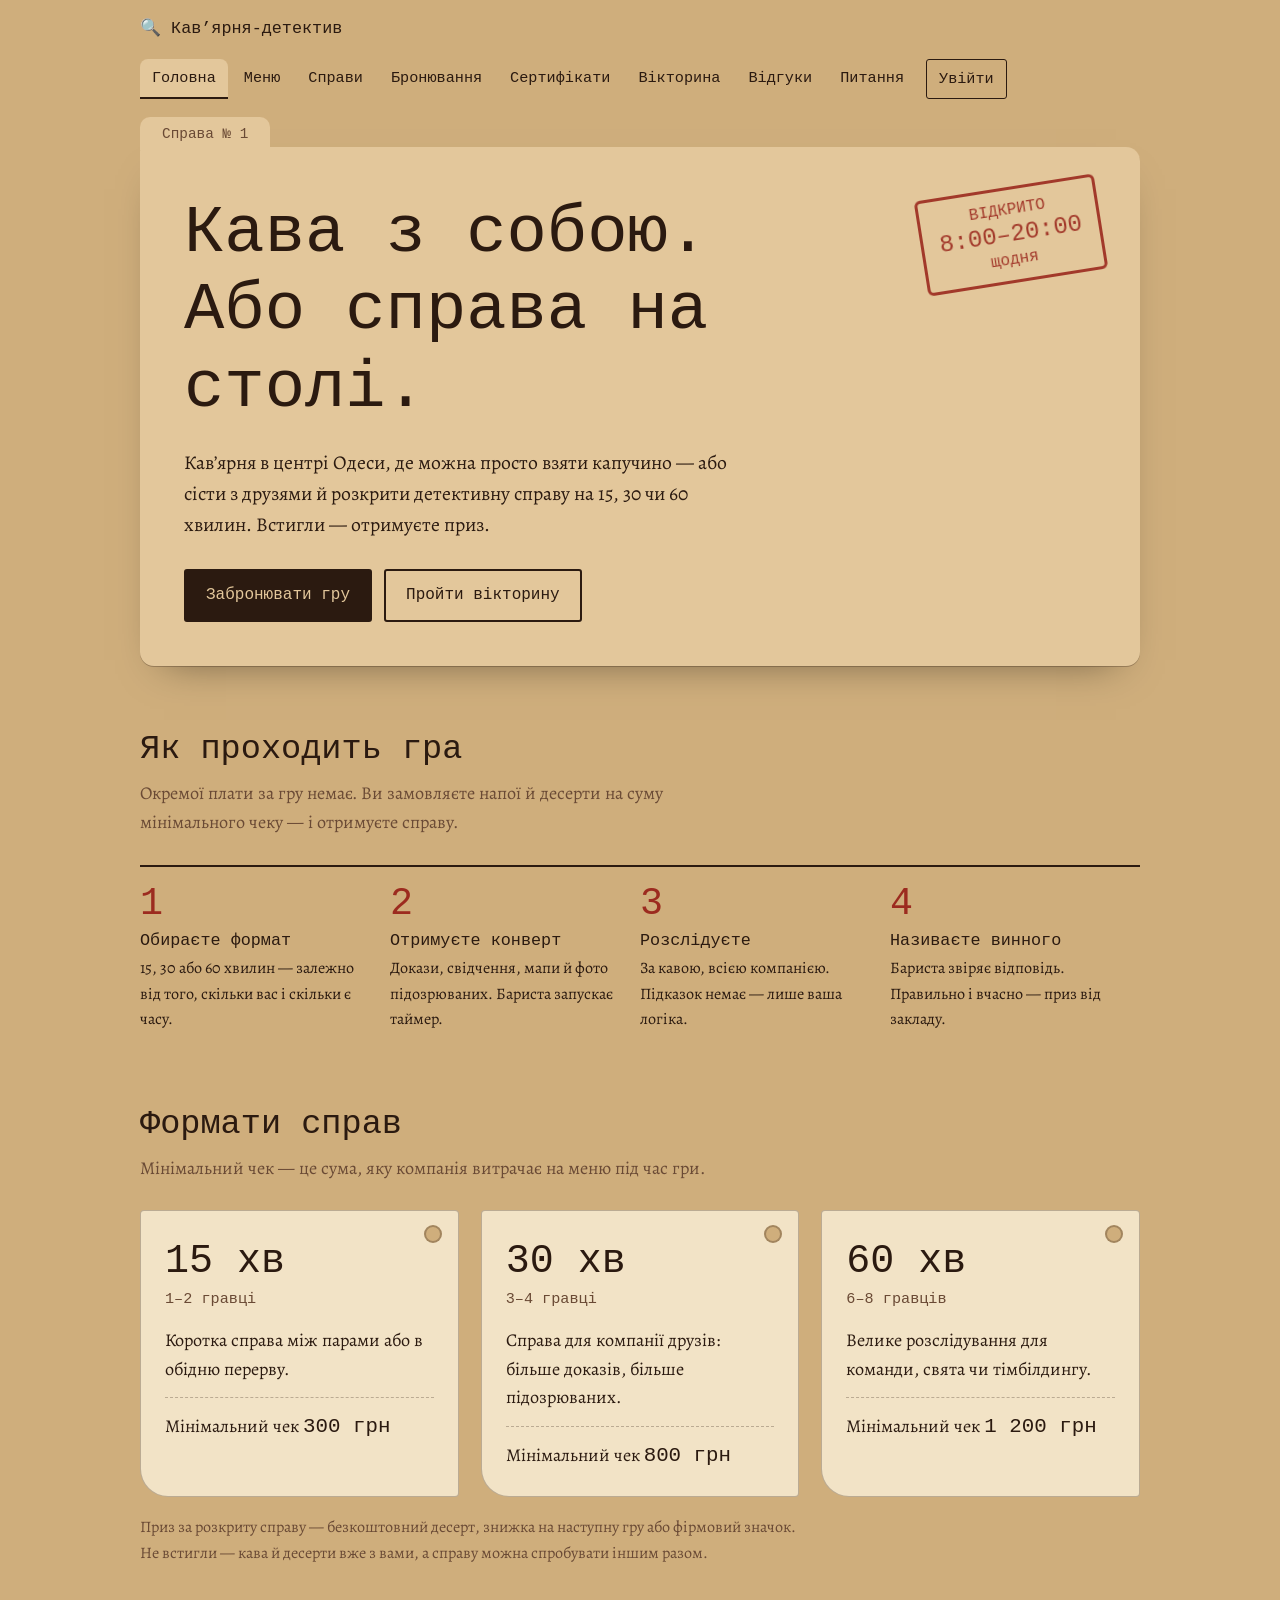
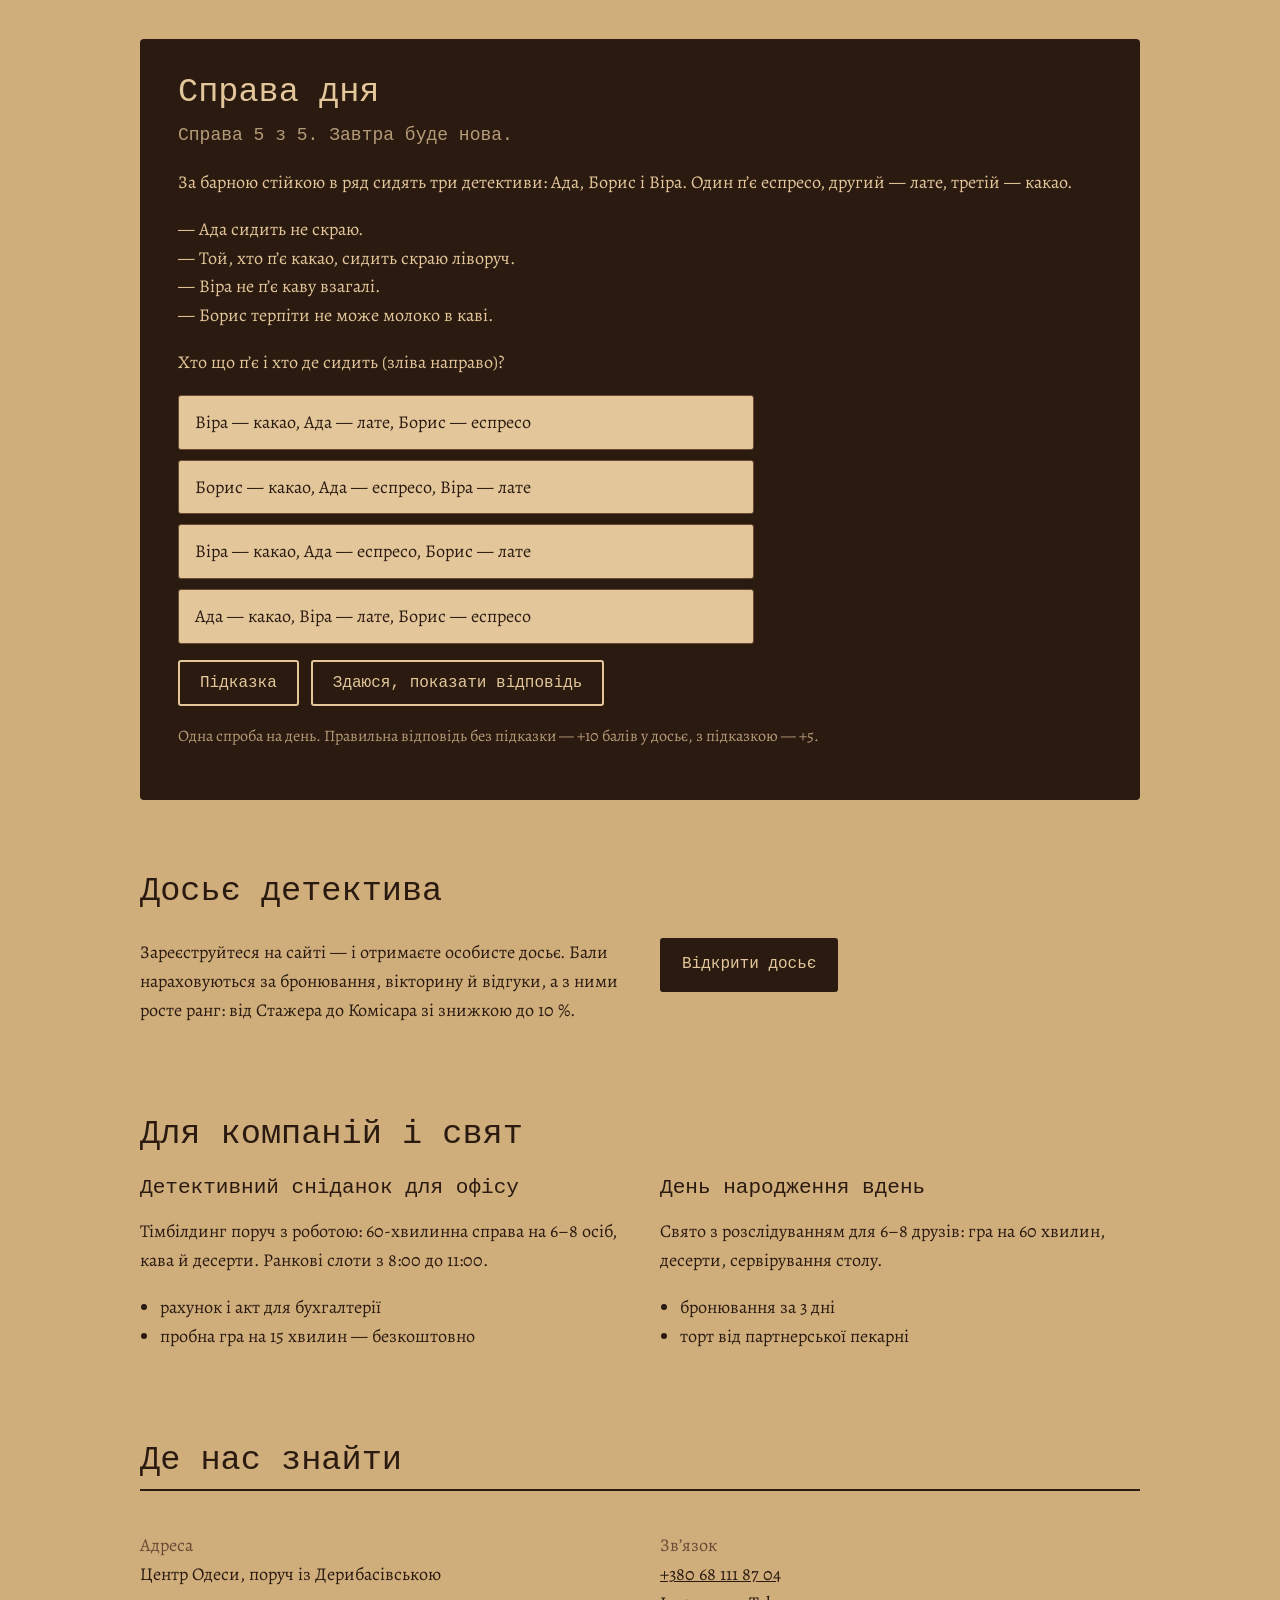
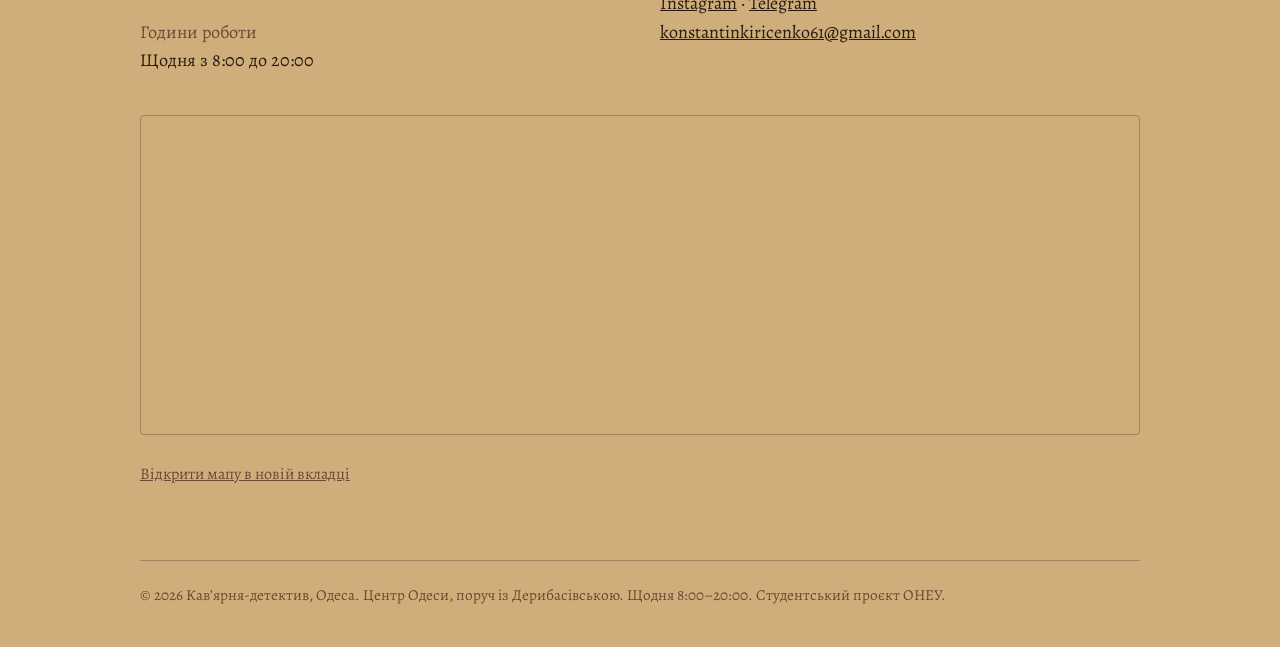
<file: index.html>
<!DOCTYPE html>
<html lang="uk">
<head>
<meta charset="utf-8">
<meta name="viewport" content="width=device-width, initial-scale=1, viewport-fit=cover">
<title>Кава з собою і детективні ігри — Кав’ярня-детектив, Одеса</title>
<meta name="description" content="Кав’ярня в центрі Одеси: кава з собою або детективна гра на 15, 30 чи 60 хвилин.">
<link rel="icon" href="data:image/svg+xml,<svg xmlns='http://www.w3.org/2000/svg' viewBox='0 0 100 100'><text y='.9em' font-size='90'>🔍</text></svg>">
<link rel="preconnect" href="https://fonts.googleapis.com">
<link rel="preconnect" href="https://fonts.gstatic.com" crossorigin>
<link href="https://fonts.googleapis.com/css2?family=PT+Mono&family=Alegreya:ital,wght@0,400;0,700;1,400&display=swap" rel="stylesheet">
<link rel="stylesheet" href="style.css">
</head>
<body>
<div class="wrap">
<header class="top" id="top"></header>
<main>

<div class="folder hero" data-tab="Справа № 1">
  <div class="stamp">ВІДКРИТО<b>8:00–20:00</b>щодня</div>
  <h1>Кава з собою. Або справа на столі.</h1>
  <p class="lead">Кав’ярня в центрі Одеси, де можна просто взяти капучино — або сісти з друзями й розкрити детективну справу на 15, 30 чи 60 хвилин. Встигли — отримуєте приз.</p>
  <div class="btns"><a class="btn main" href="bron.html">Забронювати гру</a><a class="btn" href="viktoryna.html">Пройти вікторину</a></div>
</div>
<section>
  <h2>Як проходить гра</h2>
  <p class="intro">Окремої плати за гру немає. Ви замовляєте напої й десерти на суму мінімального чеку — і отримуєте справу.</p>
  <ol class="steps">
    <li><h3>Обираєте формат</h3><p>15, 30 або 60 хвилин — залежно від того, скільки вас і скільки є часу.</p></li>
    <li><h3>Отримуєте конверт</h3><p>Докази, свідчення, мапи й фото підозрюваних. Бариста запускає таймер.</p></li>
    <li><h3>Розслідуєте</h3><p>За кавою, всією компанією. Підказок немає — лише ваша логіка.</p></li>
    <li><h3>Називаєте винного</h3><p>Бариста звіряє відповідь. Правильно і вчасно — приз від закладу.</p></li>
  </ol>
</section>
<section>
  <h2>Формати справ</h2>
  <p class="intro">Мінімальний чек — це сума, яку компанія витрачає на меню під час гри.</p>
  <div class="tags">
    <article class="tag"><h3>15 хв</h3><p class="who">1–2 гравці</p><p>Коротка справа між парами або в обідню перерву.</p><p class="min">Мінімальний чек <b>300 грн</b></p></article>
    <article class="tag"><h3>30 хв</h3><p class="who">3–4 гравці</p><p>Справа для компанії друзів: більше доказів, більше підозрюваних.</p><p class="min">Мінімальний чек <b>800 грн</b></p></article>
    <article class="tag"><h3>60 хв</h3><p class="who">6–8 гравців</p><p>Велике розслідування для команди, свята чи тімбілдингу.</p><p class="min">Мінімальний чек <b>1 200 грн</b></p></article>
  </div>
  <p class="note">Приз за розкриту справу — безкоштовний десерт, знижка на наступну гру або фірмовий значок. Не встигли — кава й десерти вже з вами, а справу можна спробувати іншим разом.</p>
</section>
<section class="dark">
  <h2>Справа дня</h2>
  <p class="muted" id="cnum" style="font-family:var(--mono);color:inherit;opacity:.75;margin:0 0 6px"></p>
  <div id="ctext"></div>
  <div class="opts" id="copts" role="group" aria-label="Варіанти відповіді"></div>
  <p class="answer" id="cres" hidden aria-live="polite"></p>
  <div class="btns" style="margin-top:16px"><button class="btn" type="button" id="hintb" aria-expanded="false">Підказка</button><button class="btn" type="button" id="reveal">Здаюся, показати відповідь</button></div>
  <p class="answer" id="hint" hidden></p>
  <p class="note" style="color:inherit;opacity:.75">Одна спроба на день. Правильна відповідь без підказки — +10 балів у досьє, з підказкою — +5.</p>
</section>
<section>
  <h2>Досьє детектива</h2>
  <div class="two">
    <p>Зареєструйтеся на сайті — і отримаєте особисте досьє. Бали нараховуються за бронювання, вікторину й відгуки, а з ними росте ранг: від Стажера до Комісара зі знижкою до 10 %.</p>
    <p><a class="btn main" href="kabinet.html">Відкрити досьє</a></p>
  </div>
</section>
<section>
  <h2>Для компаній і свят</h2>
  <div class="two" style="margin-top:22px">
    <div><h3>Детективний сніданок для офісу</h3><p>Тімбілдинг поруч з роботою: 60-хвилинна справа на 6–8 осіб, кава й десерти. Ранкові слоти з 8:00 до 11:00.</p><ul><li>рахунок і акт для бухгалтерії</li><li>пробна гра на 15 хвилин — безкоштовно</li></ul></div>
    <div><h3>День народження вдень</h3><p>Свято з розслідуванням для 6–8 друзів: гра на 60 хвилин, десерти, сервірування столу.</p><ul><li>бронювання за 3 дні</li><li>торт від партнерської пекарні</li></ul></div>
  </div>
</section>
<section>
  <h2>Де нас знайти</h2>
  <div class="two" style="border-top:2px solid var(--ink);padding-top:22px">
    <p><span class="muted">Адреса</span><br><span data-cfg="address"></span><br><br><span class="muted">Години роботи</span><br>Щодня з 8:00 до 20:00</p>
    <p><span class="muted">Зв’язок</span><br><a data-cfg="phone" href="#"></a><br><a data-cfg="instagram" href="#">Instagram</a> · <a data-cfg="telegram" href="#">Telegram</a><br><a data-cfg="email" href="#"></a></p>
  </div>
<iframe title="Мапа: центр Одеси, район Дерибасівської" loading="lazy" style="width:100%;height:320px;border:1px solid var(--line);border-radius:4px;margin-top:22px"
   src="https://www.openstreetmap.org/export/embed.html?bbox=30.7266%2C46.4816%2C30.7386%2C46.4876&amp;layer=mapnik&amp;marker=46.4846%2C30.7326"></iframe>
  <p class="note"><a href="https://www.openstreetmap.org/?mlat=46.4846&amp;mlon=30.7326#map=17/46.4846/30.7326">Відкрити мапу в новій вкладці</a></p>
</section>
</main>
<footer id="foot"></footer>
</div>
<script src="app.js"></script>
<script>
const CASES=[
{t:`<p>О 9:00 з каси зникли 500 грн. У залі були троє: бариста Олег, кур’єрка Ніна і постійний гість Тарас. Кожен сказав по два твердження — і в кожного <b>одне правдиве, а друге хибне</b>.</p>
<p>Олег: «Я не брав. Гроші взяла Ніна».<br>Ніна: «Я не брала. Тарас теж не брав».<br>Тарас: «Я не брав. Олег теж не брав».</p><p>Хто взяв гроші?</p>`,
h:'Перевірте кожного підозрюваного по черзі: якщо він винен, чи буде в усіх трьох рівно по одній правді?',
a:'Тарас. Якщо винен Олег — обидва його твердження хибні; якщо Ніна — обидва твердження Олега правдиві. Лише з Тарасом у кожного виходить одна правда й одна неправда.'},
{t:`<p>Чизкейк «Доказ» зник із вітрини. Вітрина замикається, ключ висить за барною стійкою. Відомо таке:</p>
<p>— о 14:00 чизкейк був на місці, а о 14:22 гостя хотіла його замовити — його вже не було;<br>— бариста Лія з 14:00 до 14:20 без перерви готувала каву для черги, це бачили шестеро гостей;<br>— прибиральник Гнат прийшов на зміну о 14:25, що записано в журналі;<br>— постачальниця Зоя о 14:10 привезла молоко й заносила його за стійку;<br>— гість Павло весь час сидів біля вікна і до стійки не підходив.</p><p>Хто взяв чизкейк?</p>`,
h:'Потрібні дві речі одночасно: бути в кав’ярні між 14:00 і 14:22 та мати доступ до ключа за стійкою.',
a:'Зоя. Гнат прийшов уже після зникнення, Лія була на очах у черги, Павло не підходив до стійки. Лише Зоя була за стійкою біля ключа в потрібний час.'},
{t:`<p>На серветці підозрюваний залишив шифр від сейфа з чотирьох цифр:</p>
<p>«Перша цифра — скільки еспресо в одному допіо.<br>Друга — на три більша за першу.<br>Третя — сума перших двох.<br>Четверта — тривалість нашої найкоротшої гри у хвилинах, поділена на третю цифру… ні, на три».</p><p>Який код?</p>`,
h:'Допіо — це подвійний еспресо, а найкоротша гра триває 15 хвилин.',
a:'2575. Допіо — 2 еспресо; 2 + 3 = 5; 2 + 5 = 7; 15 : 3 = 5.'},
{t:`<p>Гість запевняє: «Я сиджу тут із самого відкриття, з 8:00, читаю газету і нікуди не виходив. Тож о 9:30 мене не могло бути біля пограбованого кіоску».</p>
<p>Зараз 10:30. Перед ним — чашка американо, над якою ще здіймається пара. У касі на його стіл пробито лише один чек: американо, 8:02. Бариста каже, що більше нічого йому не готував.</p><p>Чому детектив не вірить гостеві?</p>`,
h:'Подумайте, що стається з кавою, яка стоїть на столі дві з половиною години.',
a:'Американо, зварений о 8:02, до 10:30 давно б охолов. Гаряча чашка означає, що каву він приніс нещодавно з іншого місця — отже, виходив, і алібі руйнується.'},
{t:`<p>За барною стійкою в ряд сидять три детективи: Ада, Борис і Віра. Один п’є еспресо, другий — лате, третій — какао.</p>
<p>— Ада сидить не скраю.<br>— Той, хто п’є какао, сидить скраю ліворуч.<br>— Віра не п’є каву взагалі.<br>— Борис терпіти не може молоко в каві.</p><p>Хто що п’є і хто де сидить (зліва направо)?</p>`,
h:'Почніть із того, хто може пити какао, — і одразу дізнаєтеся, хто сидить ліворуч.',
a:'Зліва направо: Віра (какао), Ада (лате), Борис (еспресо). Віра не п’є каву — отже, какао в неї, і вона ліворуч. Ада посередині, тож Борис праворуч; він без молока — еспресо, Аді лишається лате.'}];
const OPTS=[[['Олег','Ніна','Тарас'],2],[['Лія','Зоя','Гнат','Павло'],1],[['2475','2575','2565','1454'],1],
[['Газета, яку він читає, вчорашня','Кава в його чашці досі гаряча','Кав’ярня відчиняється лише о 9:00','Бариста його взагалі не бачив'],1],
[['Віра — какао, Ада — лате, Борис — еспресо','Борис — какао, Ада — еспресо, Віра — лате','Віра — какао, Ада — еспресо, Борис — лате','Ада — какао, Віра — лате, Борис — еспресо'],0]];
const day=Math.floor((Date.now()-new Date(new Date().getFullYear(),0,0))/864e5),ci=day%CASES.length,c=CASES[ci];
const $=id=>document.getElementById(id),today=todayISO(),u=Auth.current();
$('cnum').textContent=`Справа ${ci+1} з ${CASES.length}. Завтра буде нова.`;$('ctext').innerHTML=c.t;$('hint').textContent='Підказка: '+c.h;
let hinted=false;
const getState=()=>u?((Auth.current().daily||{})[today]||null):(DB.get('guest_daily',{})[today]||null);
function saveState(st){if(u){const cu=Auth.current();cu.daily=cu.daily||{};cu.daily[today]=st;if(st.pts)cu.points+=st.pts;Auth.save(cu)}else{const g=DB.get('guest_daily',{});g[today]=st;DB.set('guest_daily',g)}}
function finish(st,fresh){[...$('copts').children].forEach((x,j)=>{x.disabled=true;if(j===OPTS[ci][1])x.classList.add('right');if(st.pick===j&&!st.ok)x.classList.add('wrong')});
  $('hintb').disabled=true;$('reveal').disabled=true;const r=$('cres');r.hidden=false;
  let msg=st.ok?'Справу розкрито! ':(st.pick<0?'Справу закрито без розгадки. ':'Цього разу не вгадали. ');
  if(st.ok)msg+=u?`+${st.pts} балів у досьє. `:'Увійдіть у кабінет, щоб отримувати бали за справи. ';
  r.textContent=msg+c.a+(fresh?'':' (Сьогоднішню спробу вже використано.)')}
OPTS[ci][0].forEach((t,j)=>{const b=document.createElement('button');b.type='button';b.textContent=t;
  b.onclick=()=>{const ok=j===OPTS[ci][1],st={ci,pick:j,ok,pts:ok&&u?(hinted?5:10):0};saveState(st);finish(st,true)};$('copts').appendChild(b)});
$('hintb').onclick=()=>{hinted=true;$('hint').hidden=false;$('hintb').disabled=true;$('hintb').setAttribute('aria-expanded','true')};
$('reveal').onclick=()=>{const st={ci,pick:-1,ok:false,pts:0};saveState(st);finish(st,true)};
const prev=getState();if(prev&&prev.ci===ci)finish(prev,false);
</script>
</body>
</html>
</file>
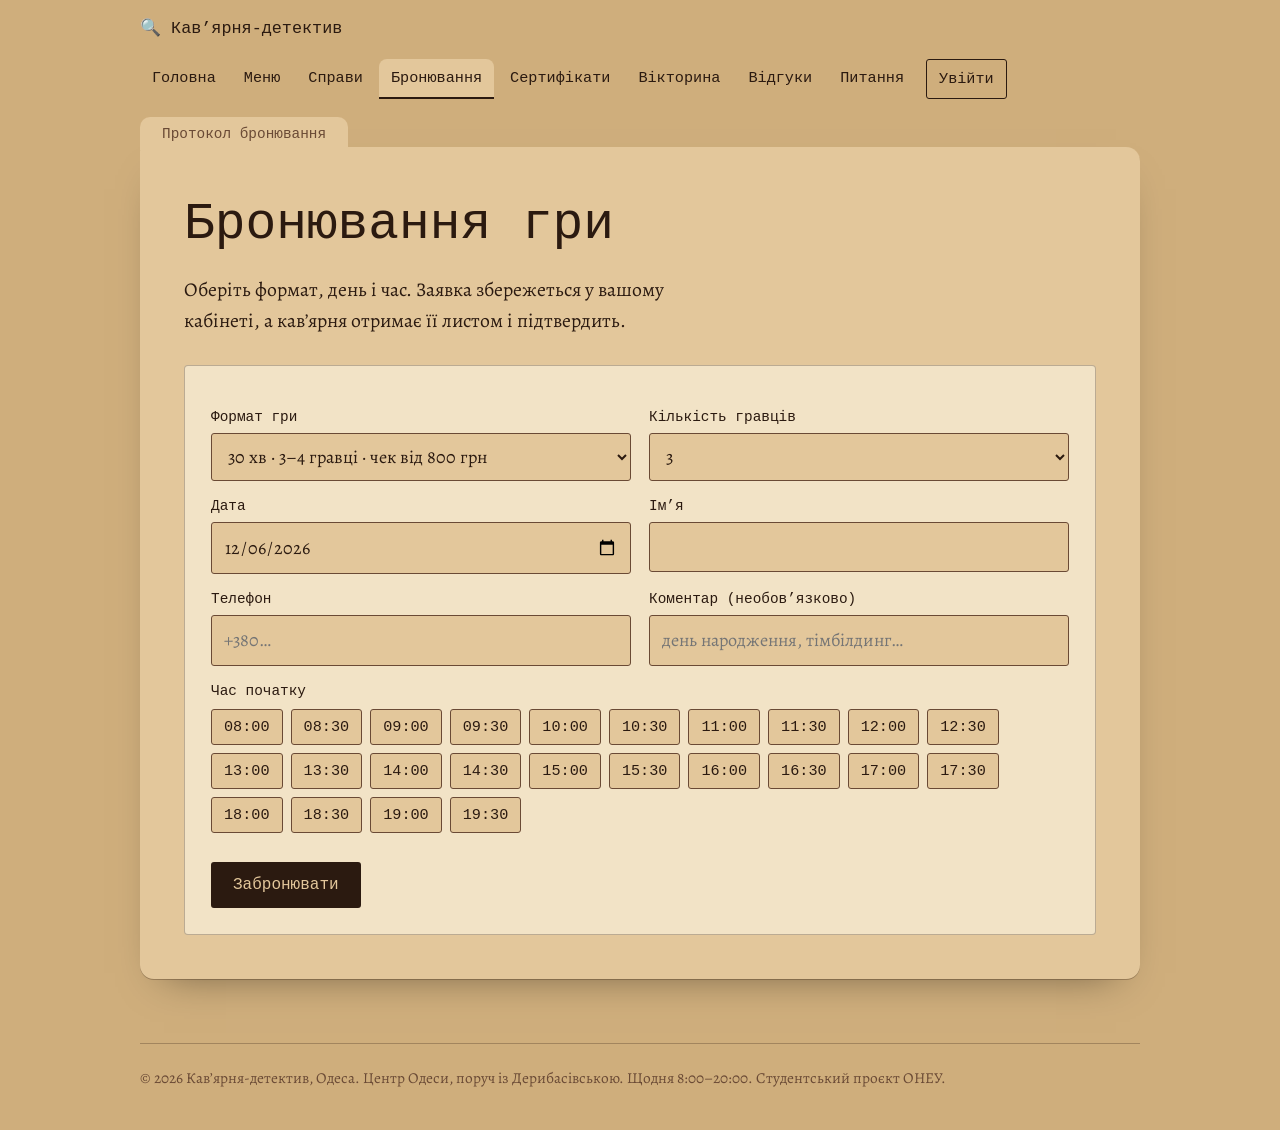
<file: bron.html>
<!DOCTYPE html>
<html lang="uk">
<head>
<meta charset="utf-8">
<meta name="viewport" content="width=device-width, initial-scale=1, viewport-fit=cover">
<title>Бронювання гри — Кав’ярня-детектив, Одеса</title>
<meta name="description" content="Забронюйте стіл для детективної гри на 15, 30 або 60 хвилин.">
<link rel="icon" href="data:image/svg+xml,<svg xmlns='http://www.w3.org/2000/svg' viewBox='0 0 100 100'><text y='.9em' font-size='90'>🔍</text></svg>">
<link rel="preconnect" href="https://fonts.googleapis.com">
<link rel="preconnect" href="https://fonts.gstatic.com" crossorigin>
<link href="https://fonts.googleapis.com/css2?family=PT+Mono&family=Alegreya:ital,wght@0,400;0,700;1,400&display=swap" rel="stylesheet">
<link rel="stylesheet" href="style.css">
</head>
<body>
<div class="wrap">
<header class="top" id="top"></header>
<main>

<div class="folder" data-tab="Протокол бронювання">
  <h1>Бронювання гри</h1>
  <p class="lead">Оберіть формат, день і час. Заявка збережеться у вашому кабінеті, а кав’ярня отримає її листом і підтвердить.</p>
  <form class="card" id="bform" novalidate>
    <div class="grid2">
      <div><label for="fmt">Формат гри</label>
        <select id="fmt"><option value="15">15 хв · 1–2 гравці · чек від 300 грн</option><option value="30" selected>30 хв · 3–4 гравці · чек від 800 грн</option><option value="60">60 хв · 6–8 гравців · чек від 1 200 грн</option></select></div>
      <div><label for="ppl">Кількість гравців</label><select id="ppl"></select></div>
      <div><label for="date">Дата</label><input type="date" id="date" required></div>
      <div><label for="bname">Ім’я</label><input id="bname" autocomplete="name" required></div>
      <div><label for="bphone">Телефон</label><input id="bphone" type="tel" autocomplete="tel" placeholder="+380…" required></div>
      <div><label for="bnote">Коментар (необов’язково)</label><input id="bnote" placeholder="день народження, тімбілдинг…"></div>
    </div>
    <label id="slab">Час початку</label>
    <div class="slots" id="slots" role="group" aria-labelledby="slab"></div>
    <p class="err" id="berr" role="alert"></p>
    <button class="btn main" type="submit">Забронювати</button>
  </form>
  <div class="card" id="bdone" hidden>
    <h2>Заявку збережено</h2>
    <p id="bsum"></p>
    <p>Залишилося надіслати її кав’ярні: відкриється ваша пошта з готовим листом — просто натисніть «Надіслати».</p>
    <div class="btns"><a class="btn main" id="bmail" href="#">Надіслати заявку листом</a><a class="btn" href="kabinet.html">Мої бронювання</a></div>
    <p class="note" id="bpts"></p>
  </div>
</div>
</main>
<footer id="foot"></footer>
</div>
<script src="app.js"></script>
<script>
const F={15:[1,2,300],30:[3,4,800],60:[6,8,1200]};
const $=id=>document.getElementById(id);
const u=Auth.current(); if(u){$('bname').value=u.name}
const today=new Date(); const iso=d=>new Date(d.getTime()-d.getTimezoneOffset()*6e4).toISOString().slice(0,10);
$('date').min=iso(today); const mx=new Date(today); mx.setDate(mx.getDate()+30); $('date').max=iso(mx);
const tm=new Date(today); tm.setDate(tm.getDate()+1); $('date').value=iso(tm);
let slot=null;
function ppl(){const [a,b]=F[$('fmt').value];$('ppl').innerHTML='';for(let i=a;i<=b;i++)$('ppl').innerHTML+=`<option>${i}</option>`}
function slots(){
  slot=null;const d=$('date').value,dur=+$('fmt').value,taken=DB.get('bookings',[]).filter(b=>b.date===d&&b.status!=='cancelled');
  const now=new Date(),box=$('slots');box.innerHTML='';
  for(let h=8;h<20;h++){for(const m of [0,30]){
    const start=h*60+m; if(start+dur>20*60)continue;
    const t=String(h).padStart(2,'0')+':'+String(m).padStart(2,'0');
    // 4 ігрові столи: слот зайнятий, якщо на цей час уже є 4 бронювання
    const busy=taken.filter(b=>{const [bh,bm]=b.time.split(':').map(Number),bs=bh*60+bm;return start<bs+ +b.fmt&&bs<start+dur}).length>=4;
    const past=d===iso(now)&&start<=now.getHours()*60+now.getMinutes();
    const bt=document.createElement('button');bt.type='button';bt.textContent=t;bt.disabled=busy||past;bt.setAttribute('aria-pressed','false');
    bt.onclick=()=>{slot=t;box.querySelectorAll('button').forEach(x=>x.setAttribute('aria-pressed',x===bt))};
    box.appendChild(bt)}}
}
$('fmt').onchange=()=>{ppl();slots()}; $('date').onchange=slots; ppl(); slots();
$('bform').onsubmit=e=>{e.preventDefault();const err=$('berr');err.textContent='';
  const name=$('bname').value.trim(),phone=$('bphone').value.trim(),d=$('date').value;
  if(!d||d<$('date').min||d>$('date').max){err.textContent='Оберіть дату в межах найближчих 30 днів.';return}
  if(!slot){err.textContent='Оберіть час початку гри.';return}
  if(name.length<2){err.textContent='Вкажіть ім’я.';return}
  if(phone.replace(/\D/g,'').length<10){err.textContent='Вкажіть номер телефону, щоб ми могли підтвердити бронювання.';return}
  const fmt=$('fmt').value,b={id:'B'+Date.now().toString(36).toUpperCase(),fmt,ppl:$('ppl').value,date:d,time:slot,name,phone,note:$('bnote').value.trim(),
    user:u?u.email:null,status:'new',min:F[fmt][2]};
  const all=DB.get('bookings',[]);all.push(b);DB.set('bookings',all);
  const txt=`Бронювання ${b.id}\nФормат: ${fmt} хв\nГравців: ${b.ppl}\nДата: ${fmtDate(d)}\nЧас: ${slot}\nІм’я: ${name}\nТелефон: ${phone}\nКоментар: ${b.note||'—'}\nМінімальний чек: ${b.min} грн`;
  $('bmail').href='mailto:'+CONFIG.email+'?subject='+encodeURIComponent('Бронювання гри '+fmtDate(d)+' '+slot)+'&body='+encodeURIComponent(txt);
  $('bsum').textContent=`№ ${b.id}: гра на ${fmt} хв, ${b.ppl} грав., ${fmtDate(d)} о ${slot}. Мінімальний чек — ${b.min} грн.`;
  if(u){Auth.addPoints(30);$('bpts').textContent='+30 балів у ваше досьє детектива.'}
  else $('bpts').innerHTML='Щоб бачити бронювання в кабінеті й отримувати бали, <a href="kabinet.html">зареєструйтеся</a>.';
  $('bform').hidden=true;$('bdone').hidden=false;$('bdone').scrollIntoView({block:'center'});
};
</script>
</body>
</html>
</file>
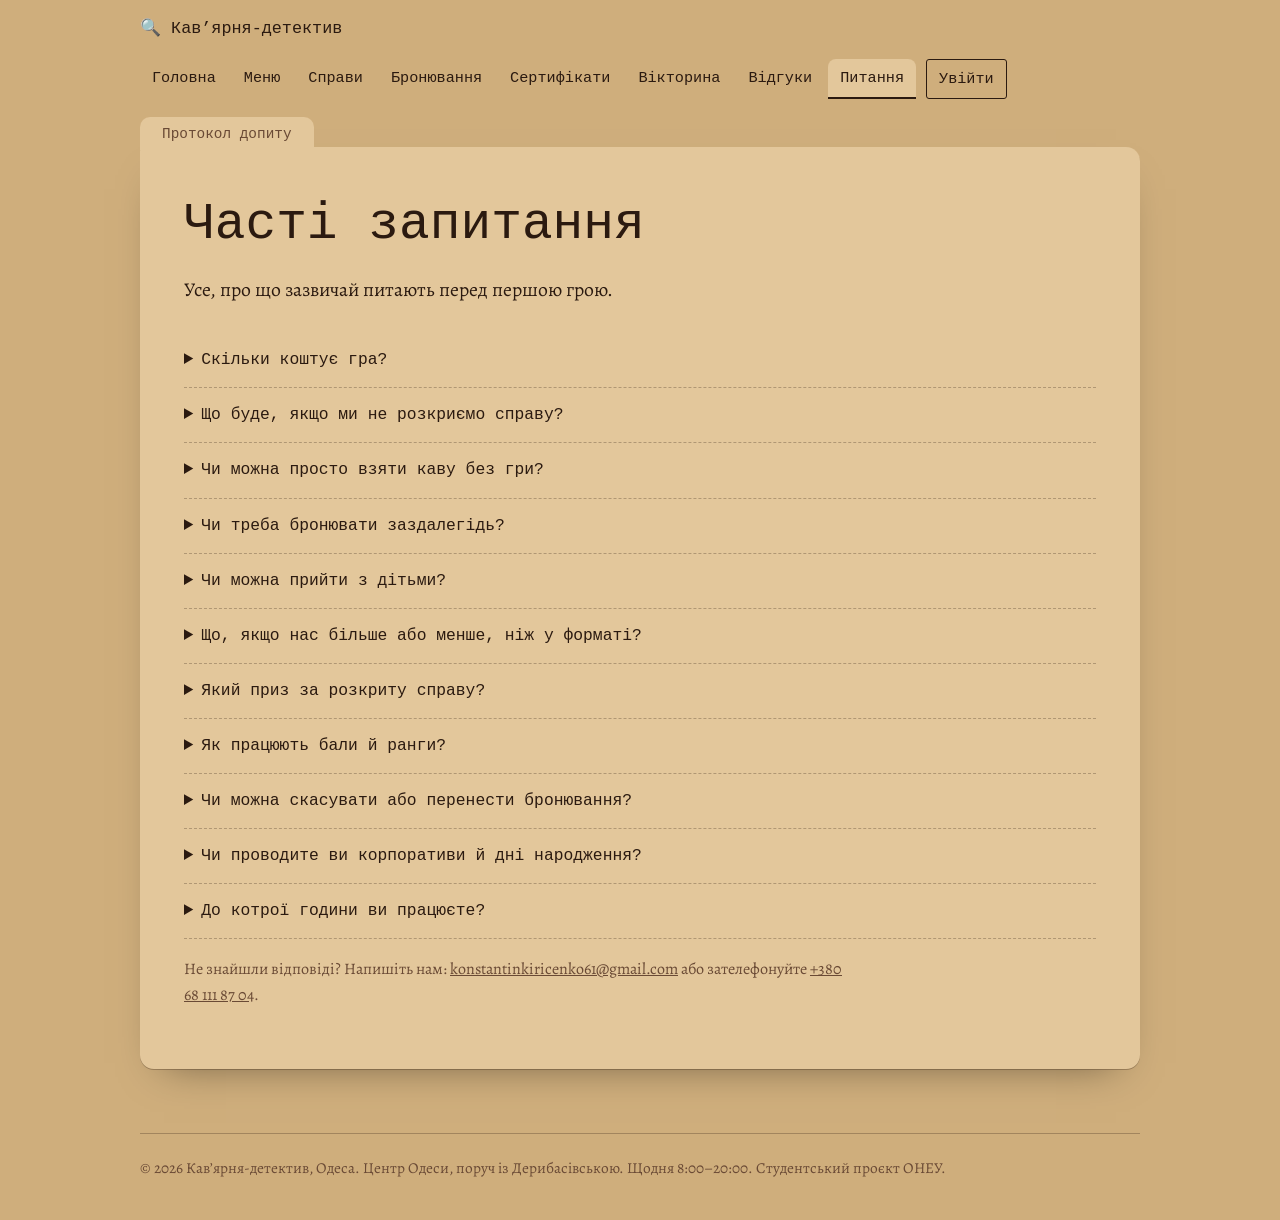
<file: faq.html>
<!DOCTYPE html>
<html lang="uk">
<head>
<meta charset="utf-8">
<meta name="viewport" content="width=device-width, initial-scale=1, viewport-fit=cover">
<title>Часті запитання — Кав’ярня-детектив, Одеса</title>
<meta name="description" content="Відповіді на часті запитання про ігри, мінімальний чек, бронювання та бали.">
<link rel="icon" href="data:image/svg+xml,<svg xmlns='http://www.w3.org/2000/svg' viewBox='0 0 100 100'><text y='.9em' font-size='90'>🔍</text></svg>">
<link rel="preconnect" href="https://fonts.googleapis.com">
<link rel="preconnect" href="https://fonts.gstatic.com" crossorigin>
<link href="https://fonts.googleapis.com/css2?family=PT+Mono&family=Alegreya:ital,wght@0,400;0,700;1,400&display=swap" rel="stylesheet">
<link rel="stylesheet" href="style.css">
</head>
<body>
<div class="wrap">
<header class="top" id="top"></header>
<main>

<div class="folder" data-tab="Протокол допиту">
  <h1>Часті запитання</h1>
  <p class="lead">Усе, про що зазвичай питають перед першою грою.</p>
  <div class="faq">
<details><summary>Скільки коштує гра?</summary><p>Окремої плати за гру немає. Ви замовляєте напої й десерти на суму мінімального чеку: 300 грн для гри на 15 хвилин, 800 грн — на 30 хвилин, 1 200 грн — на 60 хвилин. Це сума на всю компанію, а не з людини.</p></details>
<details><summary>Що буде, якщо ми не розкриємо справу?</summary><p>Нічого страшного: приз не видається, але все замовлене — ваше. Справу можна спробувати ще раз іншим разом або взяти нову.</p></details>
<details><summary>Чи можна просто взяти каву без гри?</summary><p>Так. Кав’ярня працює і як звичайна «кава з собою»: зайшли, замовили, пішли.</p></details>
<details><summary>Чи треба бронювати заздалегідь?</summary><p>Для ігор на 15 і 30 хвилин часто є вільні столи, але в п’ятницю ввечері й у вихідні краще бронювати. Гру на 60 хвилин і дні народження бронюйте щонайменше за три дні.</p></details>
<details><summary>Чи можна прийти з дітьми?</summary><p>Так. Справи з однією зіркою складності підходять для дітей від 10 років у супроводі дорослих. Скажіть бариста, що з вами діти, — він порадить справу.</p></details>
<details><summary>Що, якщо нас більше або менше, ніж у форматі?</summary><p>Формати розраховані на 1–2, 3–4 і 6–8 гравців, бо від цього залежить кількість доказів. Якщо вас п’ятеро, беріть гру на 30 хвилин або розділіться на дві команди.</p></details>
<details><summary>Який приз за розкриту справу?</summary><p>На вибір бариста: безкоштовний десерт, знижка на наступну гру або фірмовий значок. Приз отримує команда, яка назвала винного й мотив до кінця таймера.</p></details>
<details><summary>Як працюють бали й ранги?</summary><p>У кабінеті на сайті бали нараховуються за реєстрацію, бронювання, вікторину, справу дня й відгук. Ранг дає постійну знижку на меню: від 3 % у Слідчого до 10 % у Комісара.</p></details>
<details><summary>Чи можна скасувати або перенести бронювання?</summary><p>Так, у кабінеті в розділі «Мої бронювання» або телефоном. Просимо попереджати хоча б за дві години.</p></details>
<details><summary>Чи проводите ви корпоративи й дні народження?</summary><p>Так: детективний сніданок для офісу (6–8 осіб, рахунок і акт для бухгалтерії) та день народження вдень із тортом від партнерської пекарні. Заявку можна залишити у формі бронювання з коментарем.</p></details>
<details><summary>До котрої години ви працюєте?</summary><p>Щодня з 8:00 до 20:00. Остання гра на 60 хвилин починається о 19:00.</p></details>
  </div>
  <p class="note">Не знайшли відповіді? Напишіть нам: <a data-cfg="email" href="#"></a> або зателефонуйте <a data-cfg="phone" href="#"></a>.</p>
</div>
</main>
<footer id="foot"></footer>
</div>
<script src="app.js"></script>

</body>
</html>
</file>
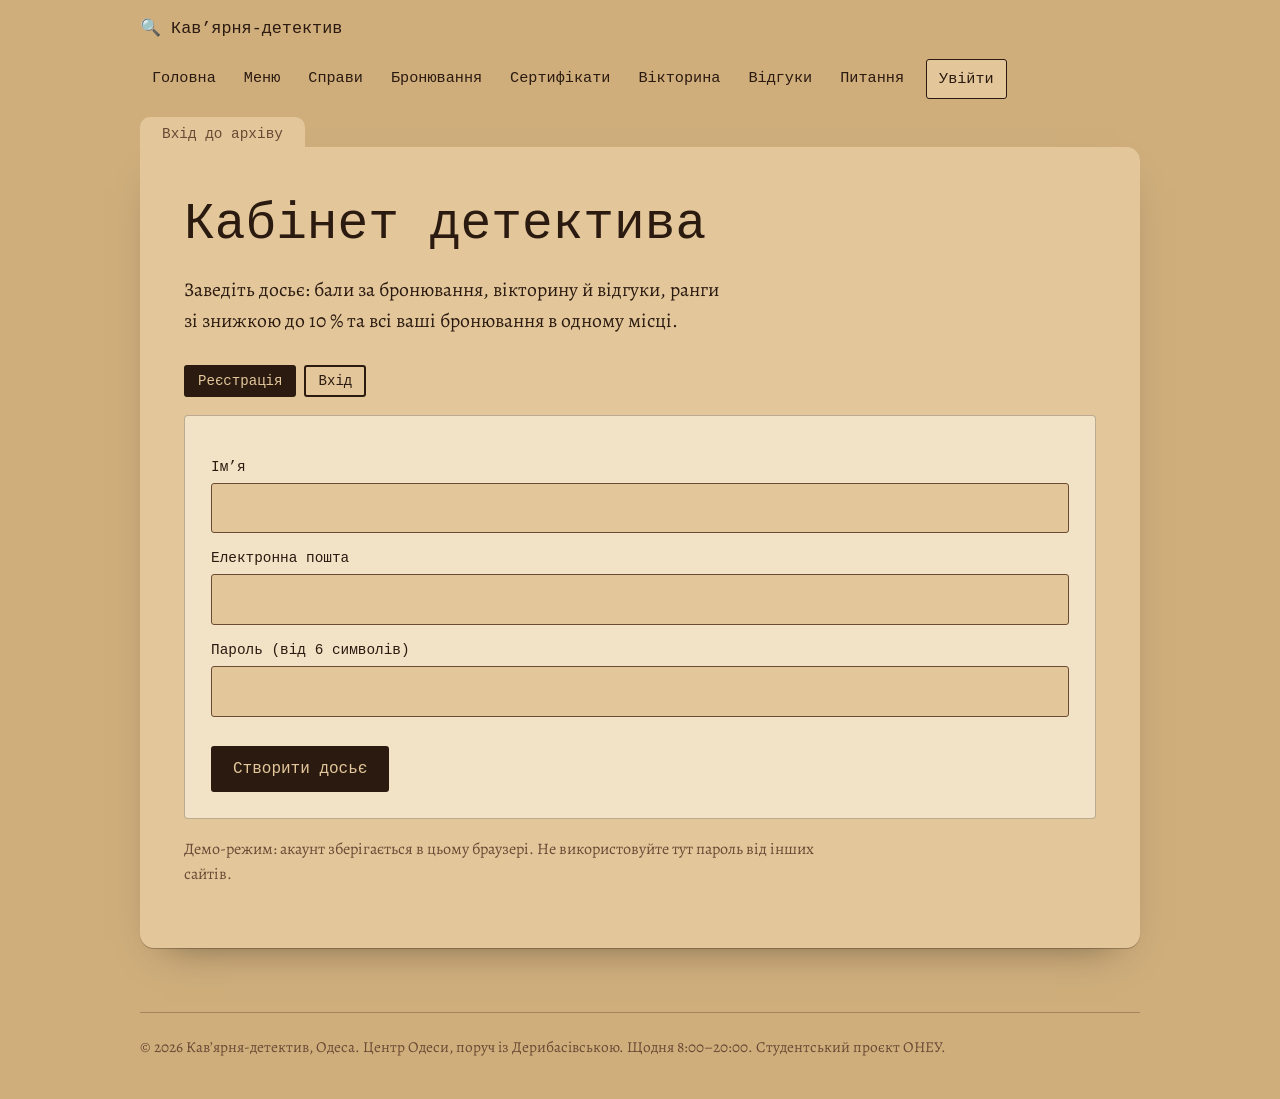
<file: kabinet.html>
<!DOCTYPE html>
<html lang="uk">
<head>
<meta charset="utf-8">
<meta name="viewport" content="width=device-width, initial-scale=1, viewport-fit=cover">
<title>Кабінет детектива — Кав’ярня-детектив, Одеса</title>
<meta name="description" content="Особистий кабінет: досьє детектива, ранг, бали та бронювання.">
<link rel="icon" href="data:image/svg+xml,<svg xmlns='http://www.w3.org/2000/svg' viewBox='0 0 100 100'><text y='.9em' font-size='90'>🔍</text></svg>">
<link rel="preconnect" href="https://fonts.googleapis.com">
<link rel="preconnect" href="https://fonts.gstatic.com" crossorigin>
<link href="https://fonts.googleapis.com/css2?family=PT+Mono&family=Alegreya:ital,wght@0,400;0,700;1,400&display=swap" rel="stylesheet">
<link rel="stylesheet" href="style.css">
</head>
<body>
<div class="wrap">
<header class="top" id="top"></header>
<main>

<div id="guest" hidden>
  <div class="folder" data-tab="Вхід до архіву">
    <h1>Кабінет детектива</h1>
    <p class="lead">Заведіть досьє: бали за бронювання, вікторину й відгуки, ранги зі знижкою до 10 % та всі ваші бронювання в одному місці.</p>
    <div class="tabs"><button class="btn main small" id="tReg" type="button">Реєстрація</button><button class="btn small" id="tLog" type="button">Вхід</button></div>
    <form class="card" id="reg" novalidate>
      <label for="rn">Ім’я</label><input id="rn" autocomplete="name">
      <label for="re">Електронна пошта</label><input id="re" type="email" autocomplete="email">
      <label for="rp">Пароль (від 6 символів)</label><input id="rp" type="password" autocomplete="new-password">
      <p class="err" id="rerr" role="alert"></p>
      <button class="btn main" type="submit">Створити досьє</button>
    </form>
    <form class="card" id="log" novalidate hidden>
      <label for="le">Електронна пошта</label><input id="le" type="email" autocomplete="email">
      <label for="lp">Пароль</label><input id="lp" type="password" autocomplete="current-password">
      <p class="err" id="lerr" role="alert"></p>
      <button class="btn main" type="submit">Увійти</button>
    </form>
    <p class="note">Демо-режим: акаунт зберігається в цьому браузері. Не використовуйте тут пароль від інших сайтів.</p>
  </div>
</div>
<div id="user" hidden>
  <section style="margin-top:34px">
    <div class="dossier">
      <div class="stamp" id="dstamp"></div>
      <p class="muted" style="font-family:var(--mono);margin:0">Досьє детектива</p>
      <h2 id="dname"></h2>
      <p class="rank" id="drank"></p>
      <div class="bar" aria-hidden="true"><i id="dbar" style="background:var(--caramel)"></i></div>
      <p class="note" id="dnext" style="margin-top:8px"></p>
      <dl><dt>Бали</dt><dd id="dpts"></dd><dt>У справі з</dt><dd id="dsince"></dd><dt>Найкраща вікторина</dt><dd id="dbest"></dd><dt>Пошта</dt><dd id="dmail"></dd></dl>
      <div class="ranks" id="dranks"></div>
    </div>
  </section>
  <section>
    <h2>Мої бронювання</h2>
    <div id="blist"></div>
    <div class="btns" style="margin-top:18px"><a class="btn main" href="bron.html">Нове бронювання</a><a class="btn" href="viktoryna.html">Вікторина</a><button class="btn" id="out" type="button">Вийти</button></div>
  </section>
  <section>
    <h2>Розкриті справи</h2>
    <p id="ksolved"></p>
    <div class="btns"><a class="btn" href="spravy.html">Архів справ</a><a class="btn" href="index.html">Справа дня</a></div>
  </section>
  <section>
    <h2>Мої сертифікати</h2>
    <div id="kgifts"></div>
  </section>
  <section>
    <h2>Як заробити бали</h2>
    <table><tbody><tr><td>Реєстрація</td><td class="num">+20</td></tr><tr><td>Бронювання гри</td><td class="num">+30</td></tr><tr><td>Перший відгук</td><td class="num">+15</td></tr><tr><td>Справа дня без підказки (з підказкою +5)</td><td class="num">+10</td></tr><tr><td>Вікторина (залежно від результату)</td><td class="num">до +20</td></tr></tbody></table>
  </section>
</div>
</main>
<footer id="foot"></footer>
</div>
<script src="app.js"></script>
<script>
const $=id=>document.getElementById(id);
function render(){const u=Auth.current();$('guest').hidden=!!u;$('user').hidden=!u;if(!u)return;
  const r=rankOf(u.points),nx=nextRank(u.points);
  $('dname').textContent=u.name;$('drank').textContent='Ранг: '+r.n;$('dpts').textContent=u.points;$('dsince').textContent=fmtDate(u.since);
  $('dbest').textContent=u.best?u.best+' балів ('+u.games+' ігор)':'ще не грали';$('dmail').textContent=u.email;
  $('dstamp').innerHTML='ЗНИЖКА<b>'+r.d+' %</b>на меню';
  $('dbar').style.width=(nx?Math.round((u.points-r.p)/(nx.p-r.p)*100):100)+'%';
  $('dnext').textContent=nx?`До рангу «${nx.n}» (знижка ${nx.d} %) залишилося ${nx.p-u.points} балів.`:'Найвищий ранг. Справу закрито — вітаємо, Комісаре!';
  $('dranks').innerHTML=RANKS.map(x=>`<span class="${x.n===r.n?'on':''}">${x.n} · ${x.p}+ · ${x.d} %</span>`).join('');
  const dl=Object.values(u.daily||{}),dok=dl.filter(x=>x.ok).length;
  $('ksolved').innerHTML=`Справи в кав’ярні: <b>${(u.solved||[]).length} з 10</b>. Справи дня: розкрито <b>${dok}</b> із ${dl.length} спроб.`;
  const gs=DB.get('gifts',[]).filter(g=>g.user===u.email);
  $('kgifts').innerHTML=gs.length?'<table><thead><tr><th>Номер</th><th>Гра</th><th>Кому</th><th>Оформлено</th></tr></thead><tbody>'+gs.map(g=>`<tr><td>${esc(g.code)}</td><td>${g.fmt} хв, ${g.sum} грн</td><td>${esc(g.to)}</td><td>${fmtDate(g.date)}</td></tr>`).join('')+'</tbody></table>':'<p class="muted">Сертифікатів поки немає. <a href="sertyfikat.html">Оформити подарунок</a>.</p>';
  const bs=DB.get('bookings',[]).filter(b=>b.user===u.email).sort((a,b)=>(b.date+b.time).localeCompare(a.date+a.time));
  $('blist').innerHTML=bs.length?'<table><thead><tr><th>№</th><th>Дата і час</th><th>Формат</th><th>Статус</th><th></th></tr></thead><tbody>'+bs.map(b=>
    `<tr><td>${b.id}</td><td>${fmtDate(b.date)} о ${b.time}</td><td>${b.fmt} хв, ${b.ppl} грав.</td><td>${b.status==='cancelled'?'скасовано':'очікує підтвердження'}</td><td>${b.status==='cancelled'?'':`<button class="btn small" data-id="${b.id}" type="button">Скасувати</button>`}</td></tr>`).join('')+'</tbody></table>'
    :'<p class="muted">Поки що жодного бронювання. Перша справа чекає.</p>';
  $('blist').querySelectorAll('button').forEach(x=>x.onclick=()=>{if(!confirm('Скасувати бронювання '+x.dataset.id+'?'))return;
    const all=DB.get('bookings',[]);const b=all.find(y=>y.id===x.dataset.id);b.status='cancelled';DB.set('bookings',all);render()});
}
$('tReg').onclick=()=>{$('reg').hidden=false;$('log').hidden=true;$('tReg').classList.add('main');$('tLog').classList.remove('main')};
$('tLog').onclick=()=>{$('reg').hidden=true;$('log').hidden=false;$('tLog').classList.add('main');$('tReg').classList.remove('main')};
$('reg').onsubmit=async e=>{e.preventDefault();$('rerr').textContent='';try{await Auth.register($('rn').value,$('re').value,$('rp').value);location.reload()}catch(x){$('rerr').textContent=typeof x==='string'?x:'Не вдалося створити акаунт. Спробуйте ще раз.'}};
$('log').onsubmit=async e=>{e.preventDefault();$('lerr').textContent='';try{await Auth.login($('le').value,$('lp').value);location.reload()}catch(x){$('lerr').textContent=typeof x==='string'?x:'Не вдалося увійти. Спробуйте ще раз.'}};
$('out').onclick=()=>{Auth.logout();location.reload()};
render();
</script>
</body>
</html>
</file>
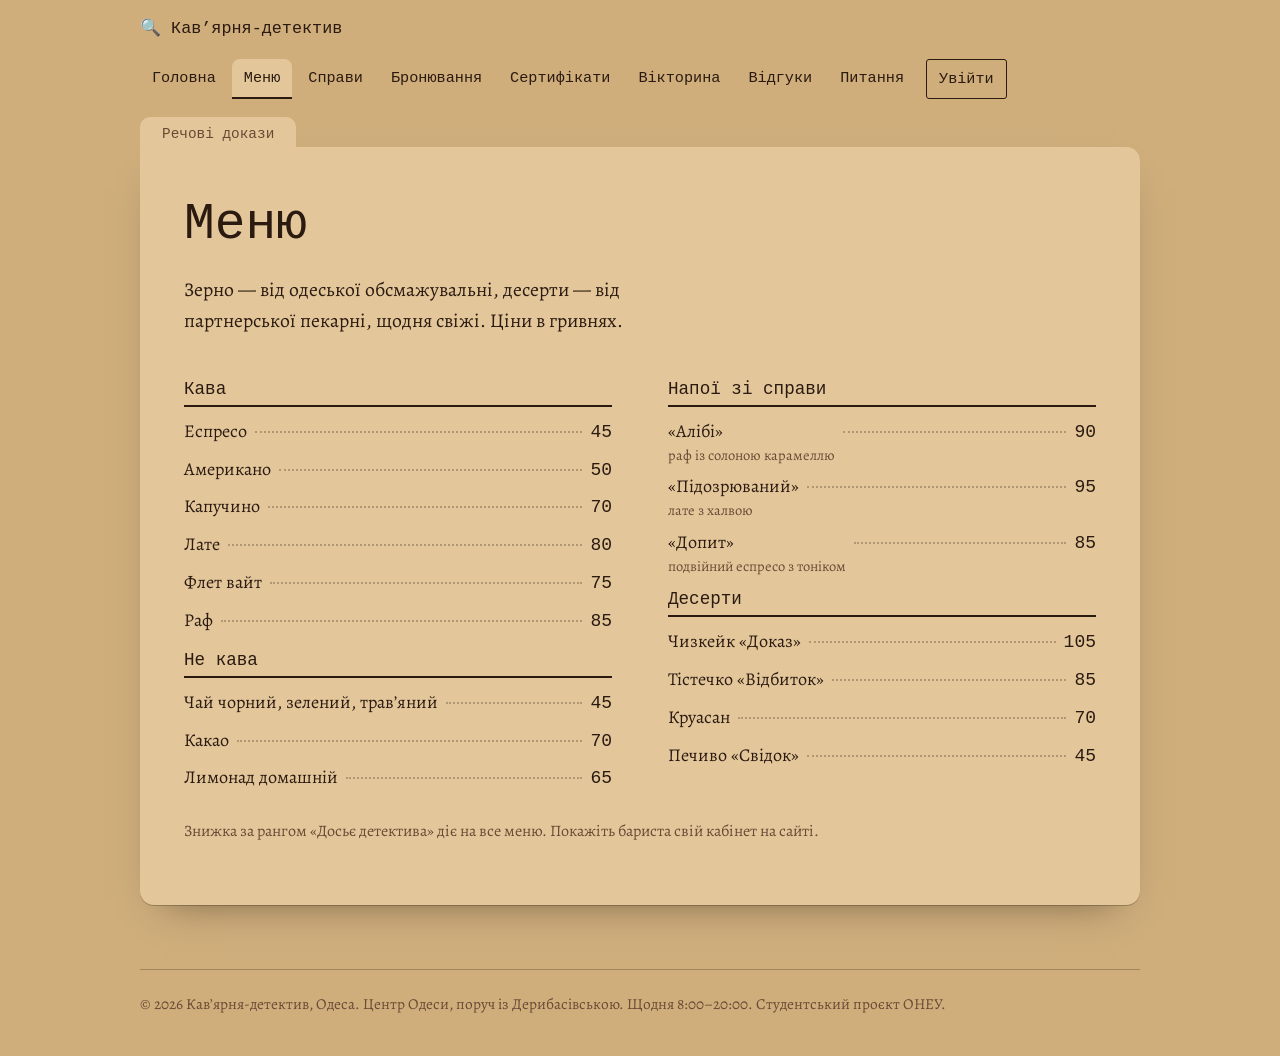
<file: menu.html>
<!DOCTYPE html>
<html lang="uk">
<head>
<meta charset="utf-8">
<meta name="viewport" content="width=device-width, initial-scale=1, viewport-fit=cover">
<title>Меню — Кав’ярня-детектив, Одеса</title>
<meta name="description" content="Меню кав’ярні-детектива: кава, авторські напої та десерти.">
<link rel="icon" href="data:image/svg+xml,<svg xmlns='http://www.w3.org/2000/svg' viewBox='0 0 100 100'><text y='.9em' font-size='90'>🔍</text></svg>">
<link rel="preconnect" href="https://fonts.googleapis.com">
<link rel="preconnect" href="https://fonts.gstatic.com" crossorigin>
<link href="https://fonts.googleapis.com/css2?family=PT+Mono&family=Alegreya:ital,wght@0,400;0,700;1,400&display=swap" rel="stylesheet">
<link rel="stylesheet" href="style.css">
</head>
<body>
<div class="wrap">
<header class="top" id="top"></header>
<main>

<div class="folder" data-tab="Речові докази">
  <h1>Меню</h1>
  <p class="lead">Зерно — від одеської обсмажувальні, десерти — від партнерської пекарні, щодня свіжі. Ціни в гривнях.</p>
  <div class="menu">
    <div><h3>Кава</h3>
      <p class="row"><span>Еспресо</span><i></i><b>45</b></p><p class="row"><span>Американо</span><i></i><b>50</b></p>
      <p class="row"><span>Капучино</span><i></i><b>70</b></p><p class="row"><span>Лате</span><i></i><b>80</b></p>
      <p class="row"><span>Флет вайт</span><i></i><b>75</b></p><p class="row"><span>Раф</span><i></i><b>85</b></p>
      <h3>Не кава</h3>
      <p class="row"><span>Чай чорний, зелений, трав’яний</span><i></i><b>45</b></p><p class="row"><span>Какао</span><i></i><b>70</b></p><p class="row"><span>Лимонад домашній</span><i></i><b>65</b></p></div>
    <div><h3>Напої зі справи</h3>
      <p class="row"><span>«Алібі»<small>раф із солоною карамеллю</small></span><i></i><b>90</b></p>
      <p class="row"><span>«Підозрюваний»<small>лате з халвою</small></span><i></i><b>95</b></p>
      <p class="row"><span>«Допит»<small>подвійний еспресо з тоніком</small></span><i></i><b>85</b></p>
      <h3>Десерти</h3>
      <p class="row"><span>Чизкейк «Доказ»</span><i></i><b>105</b></p><p class="row"><span>Тістечко «Відбиток»</span><i></i><b>85</b></p>
      <p class="row"><span>Круасан</span><i></i><b>70</b></p><p class="row"><span>Печиво «Свідок»</span><i></i><b>45</b></p></div>
  </div>
  <p class="note">Знижка за рангом «Досьє детектива» діє на все меню. Покажіть бариста свій кабінет на сайті.</p>
</div>
</main>
<footer id="foot"></footer>
</div>
<script src="app.js"></script>

</body>
</html>
</file>
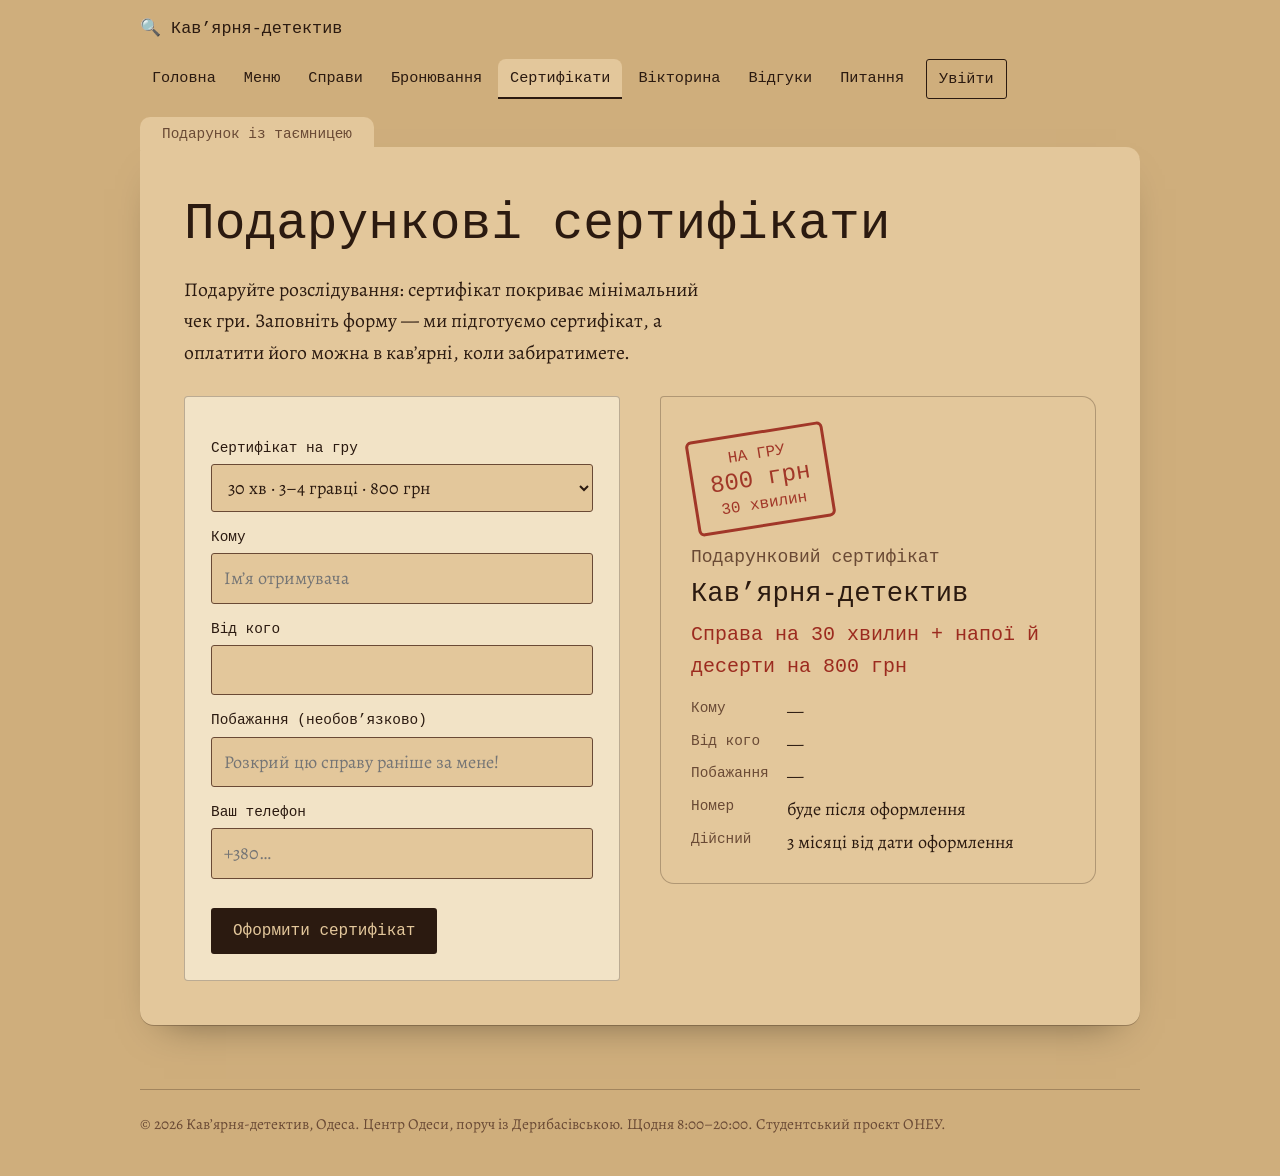
<file: sertyfikat.html>
<!DOCTYPE html>
<html lang="uk">
<head>
<meta charset="utf-8">
<meta name="viewport" content="width=device-width, initial-scale=1, viewport-fit=cover">
<title>Подарункові сертифікати — Кав’ярня-детектив, Одеса</title>
<meta name="description" content="Подарунковий сертифікат на детективну гру з кавою: 15, 30 або 60 хвилин.">
<link rel="icon" href="data:image/svg+xml,<svg xmlns='http://www.w3.org/2000/svg' viewBox='0 0 100 100'><text y='.9em' font-size='90'>🔍</text></svg>">
<link rel="preconnect" href="https://fonts.googleapis.com">
<link rel="preconnect" href="https://fonts.gstatic.com" crossorigin>
<link href="https://fonts.googleapis.com/css2?family=PT+Mono&family=Alegreya:ital,wght@0,400;0,700;1,400&display=swap" rel="stylesheet">
<link rel="stylesheet" href="style.css">
</head>
<body>
<div class="wrap">
<header class="top" id="top"></header>
<main>

<div class="folder" data-tab="Подарунок із таємницею">
  <h1>Подарункові сертифікати</h1>
  <p class="lead">Подаруйте розслідування: сертифікат покриває мінімальний чек гри. Заповніть форму — ми підготуємо сертифікат, а оплатити його можна в кав’ярні, коли забиратимете.</p>
  <div class="two">
    <form class="card" id="gform" novalidate>
      <label for="gfmt">Сертифікат на гру</label>
      <select id="gfmt"><option value="15">15 хв · 1–2 гравці · 300 грн</option><option value="30" selected>30 хв · 3–4 гравці · 800 грн</option><option value="60">60 хв · 6–8 гравців · 1 200 грн</option></select>
      <label for="gto">Кому</label><input id="gto" maxlength="30" placeholder="Ім’я отримувача">
      <label for="gfrom">Від кого</label><input id="gfrom" maxlength="30" autocomplete="name">
      <label for="gmsg">Побажання (необов’язково)</label><input id="gmsg" maxlength="60" placeholder="Розкрий цю справу раніше за мене!">
      <label for="gphone">Ваш телефон</label><input id="gphone" type="tel" autocomplete="tel" placeholder="+380…">
      <p class="err" id="gerr" role="alert"></p>
      <button class="btn main" type="submit">Оформити сертифікат</button>
    </form>
    <div>
      <div class="dossier" id="gcard" aria-label="Вигляд сертифіката">
        <div class="stamp" id="gsum" style="position:static;display:inline-block;margin:4px 0 16px"></div>
        <p class="muted" style="font-family:var(--mono);margin:0">Подарунковий сертифікат</p>
        <h2 style="margin-top:6px">Кав’ярня-детектив</h2>
        <p class="rank" id="gline"></p>
        <dl><dt>Кому</dt><dd id="pto">—</dd><dt>Від кого</dt><dd id="pfrom">—</dd><dt>Побажання</dt><dd id="pmsg">—</dd><dt>Номер</dt><dd id="pcode">буде після оформлення</dd><dt>Дійсний</dt><dd>3 місяці від дати оформлення</dd></dl>
      </div>
      <div class="card" id="gdone" hidden style="margin-top:18px">
        <p class="okmsg" id="gok"></p>
        <p>Надішліть заявку кав’ярні — відкриється ваша пошта з готовим листом.</p>
        <div class="btns"><a class="btn main" id="gmail" href="#">Надіслати заявку листом</a><a class="btn" href="kabinet.html">Мої сертифікати</a></div>
      </div>
    </div>
  </div>
</div>
</main>
<footer id="foot"></footer>
</div>
<script src="app.js"></script>
<script>
const $=id=>document.getElementById(id),P={15:300,30:800,60:1200},u=Auth.current();if(u)$('gfrom').value=u.name;
function prev(){const f=$('gfmt').value;$('gsum').innerHTML='НА ГРУ<b>'+P[f].toLocaleString('uk-UA')+' грн</b>'+f+' хвилин';$('gline').textContent='Справа на '+f+' хвилин + напої й десерти на '+P[f]+' грн';
  $('pto').textContent=$('gto').value.trim()||'—';$('pfrom').textContent=$('gfrom').value.trim()||'—';$('pmsg').textContent=$('gmsg').value.trim()||'—'}
['gfmt','gto','gfrom','gmsg'].forEach(k=>$(k).addEventListener('input',prev));prev();
$('gform').onsubmit=e=>{e.preventDefault();const err=$('gerr');err.textContent='';
  const to=$('gto').value.trim(),from=$('gfrom').value.trim(),ph=$('gphone').value.trim(),f=$('gfmt').value;
  if(to.length<2){err.textContent='Вкажіть, кому призначено сертифікат.';return}
  if(from.length<2){err.textContent='Вкажіть, від кого сертифікат.';return}
  if(ph.replace(/\D/g,'').length<10){err.textContent='Вкажіть номер телефону, щоб ми повідомили, коли сертифікат буде готовий.';return}
  const code='KD-'+Math.random().toString(36).slice(2,6).toUpperCase()+'-'+Date.now().toString(36).slice(-4).toUpperCase();
  const g={code,fmt:f,sum:P[f],to,from,msg:$('gmsg').value.trim(),phone:ph,date:todayISO(),user:u?u.email:null};
  const all=DB.get('gifts',[]);all.push(g);DB.set('gifts',all);
  $('pcode').textContent=code;$('gok').textContent='Сертифікат '+code+' оформлено. Сума до оплати в кав’ярні: '+P[f]+' грн.';
  const txt=`Сертифікат ${code}\nГра: ${f} хв (${P[f]} грн)\nКому: ${to}\nВід кого: ${from}\nПобажання: ${g.msg||'—'}\nТелефон: ${ph}`;
  $('gmail').href='mailto:'+CONFIG.email+'?subject='+encodeURIComponent('Подарунковий сертифікат '+code)+'&body='+encodeURIComponent(txt);
  $('gform').querySelectorAll('input,select,button').forEach(x=>x.disabled=true);$('gdone').hidden=false;$('gdone').scrollIntoView({block:'center'})};
</script>
</body>
</html>
</file>
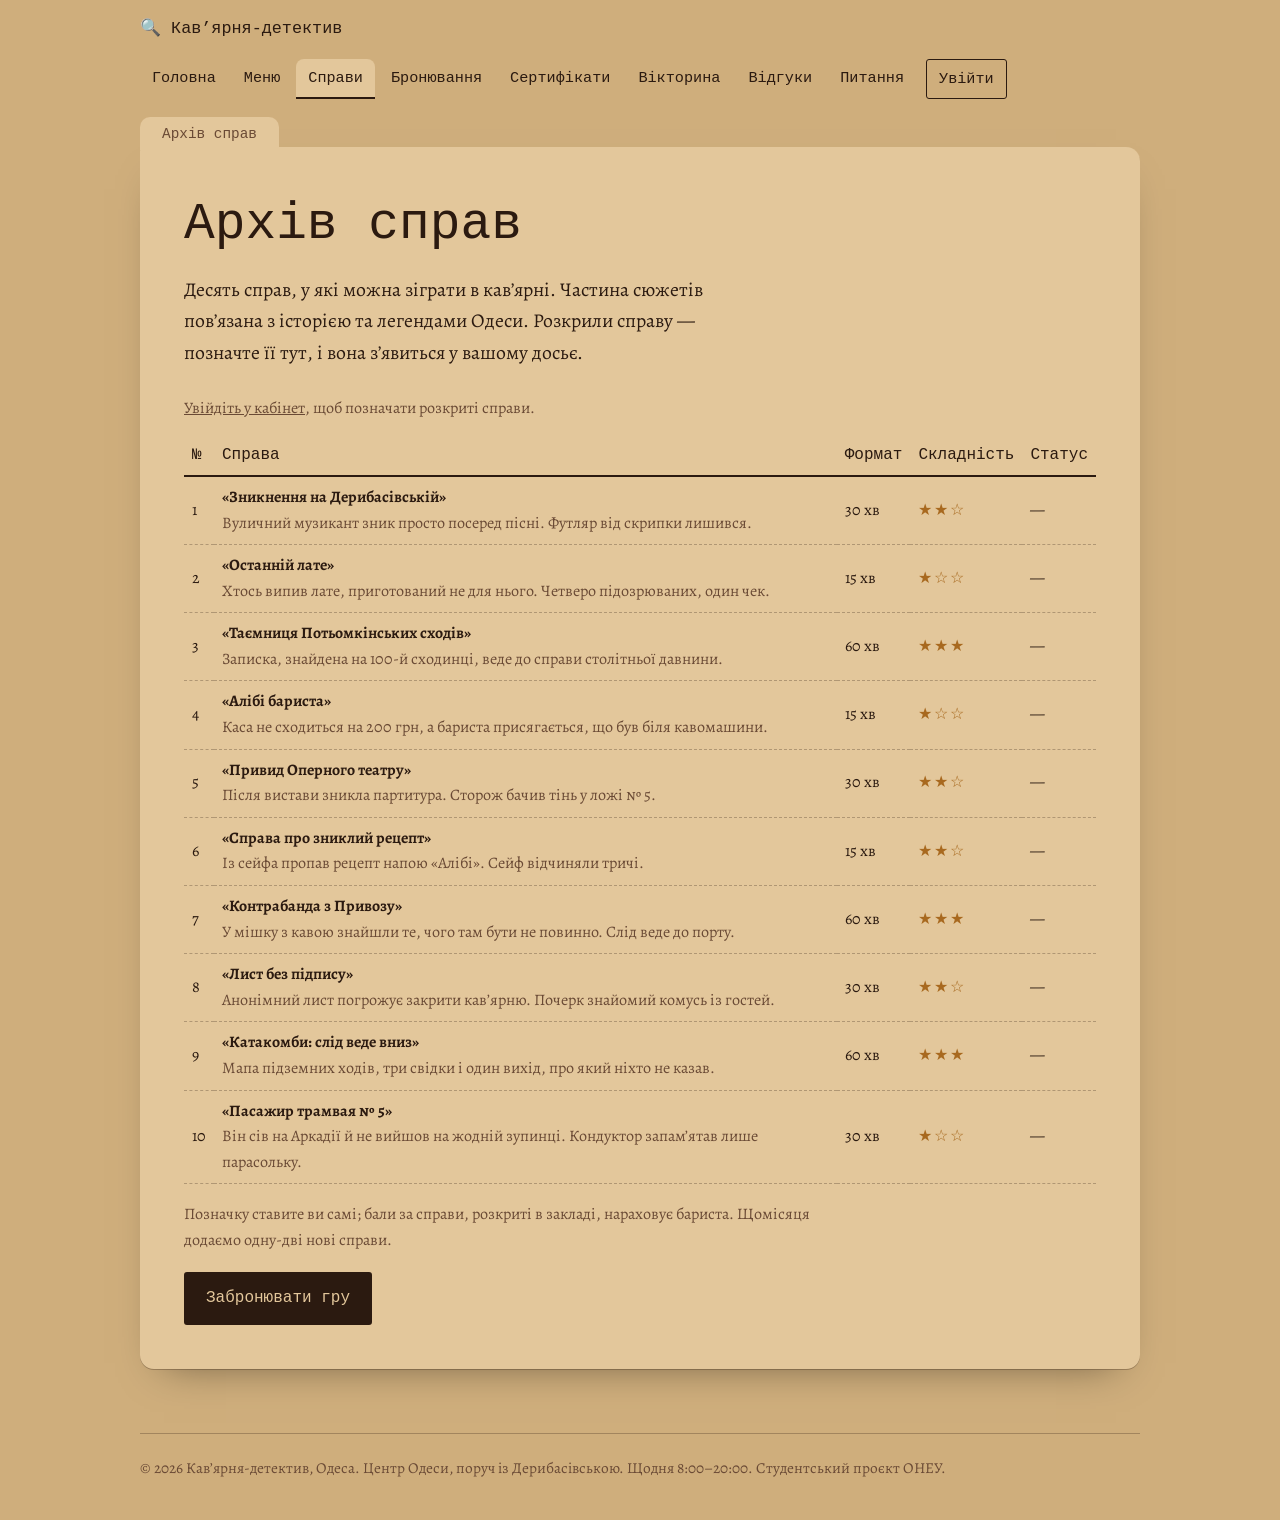
<file: spravy.html>
<!DOCTYPE html>
<html lang="uk">
<head>
<meta charset="utf-8">
<meta name="viewport" content="width=device-width, initial-scale=1, viewport-fit=cover">
<title>Архів справ — Кав’ярня-детектив, Одеса</title>
<meta name="description" content="Усі детективні справи кав’ярні: формат, складність і позначка «розкрито».">
<link rel="icon" href="data:image/svg+xml,<svg xmlns='http://www.w3.org/2000/svg' viewBox='0 0 100 100'><text y='.9em' font-size='90'>🔍</text></svg>">
<link rel="preconnect" href="https://fonts.googleapis.com">
<link rel="preconnect" href="https://fonts.gstatic.com" crossorigin>
<link href="https://fonts.googleapis.com/css2?family=PT+Mono&family=Alegreya:ital,wght@0,400;0,700;1,400&display=swap" rel="stylesheet">
<link rel="stylesheet" href="style.css">
</head>
<body>
<div class="wrap">
<header class="top" id="top"></header>
<main>

<div class="folder" data-tab="Архів справ">
  <h1>Архів справ</h1>
  <p class="lead">Десять справ, у які можна зіграти в кав’ярні. Частина сюжетів пов’язана з історією та легендами Одеси. Розкрили справу — позначте її тут, і вона з’явиться у вашому досьє.</p>
  <p class="note" id="aprog"></p>
  <table><thead><tr><th>№</th><th>Справа</th><th>Формат</th><th>Складність</th><th>Статус</th></tr></thead><tbody id="alist"></tbody></table>
  <p class="note">Позначку ставите ви самі; бали за справи, розкриті в закладі, нараховує бариста. Щомісяця додаємо одну-дві нові справи.</p>
  <div class="btns" style="margin-top:18px"><a class="btn main" href="bron.html">Забронювати гру</a></div>
</div>
</main>
<footer id="foot"></footer>
</div>
<script src="app.js"></script>
<script>
const A=[["Зникнення на Дерибасівській",30,2,"Вуличний музикант зник просто посеред пісні. Футляр від скрипки лишився."],
["Останній лате",15,1,"Хтось випив лате, приготований не для нього. Четверо підозрюваних, один чек."],
["Таємниця Потьомкінських сходів",60,3,"Записка, знайдена на 100-й сходинці, веде до справи столітньої давнини."],
["Алібі бариста",15,1,"Каса не сходиться на 200 грн, а бариста присягається, що був біля кавомашини."],
["Привид Оперного театру",30,2,"Після вистави зникла партитура. Сторож бачив тінь у ложі № 5."],
["Справа про зниклий рецепт",15,2,"Із сейфа пропав рецепт напою «Алібі». Сейф відчиняли тричі."],
["Контрабанда з Привозу",60,3,"У мішку з кавою знайшли те, чого там бути не повинно. Слід веде до порту."],
["Лист без підпису",30,2,"Анонімний лист погрожує закрити кав’ярню. Почерк знайомий комусь із гостей."],
["Катакомби: слід веде вниз",60,3,"Мапа підземних ходів, три свідки і один вихід, про який ніхто не казав."],
["Пасажир трамвая № 5",30,1,"Він сів на Аркадії й не вийшов на жодній зупинці. Кондуктор запам’ятав лише парасольку."]];
const u=Auth.current(),$=id=>document.getElementById(id);
function draw(){const s=u?(Auth.current().solved||[]):[];
  $('aprog').innerHTML=u?`Розкрито справ: <b>${s.length} з ${A.length}</b>.`:'<a href="kabinet.html">Увійдіть у кабінет</a>, щоб позначати розкриті справи.';
  $('alist').innerHTML=A.map((c,k)=>`<tr class="${s.includes(k)?'me':''}"><td>${k+1}</td><td><b>«${esc(c[0])}»</b><br><span class="muted">${esc(c[3])}</span></td><td>${c[1]} хв</td><td><span class="stars" aria-label="Складність ${c[2]} з 3">${'★'.repeat(c[2])}${'☆'.repeat(3-c[2])}</span></td><td>${u?`<button class="btn small" type="button" data-k="${k}" aria-pressed="${s.includes(k)}">${s.includes(k)?'✓ розкрито':'позначити'}</button>`:'—'}</td></tr>`).join('');
  $('alist').querySelectorAll('button').forEach(b=>b.onclick=()=>{const cu=Auth.current(),k=+b.dataset.k;cu.solved=cu.solved||[];
    cu.solved=cu.solved.includes(k)?cu.solved.filter(x=>x!==k):cu.solved.concat(k);Auth.save(cu);draw()})}
draw();
</script>
</body>
</html>
</file>
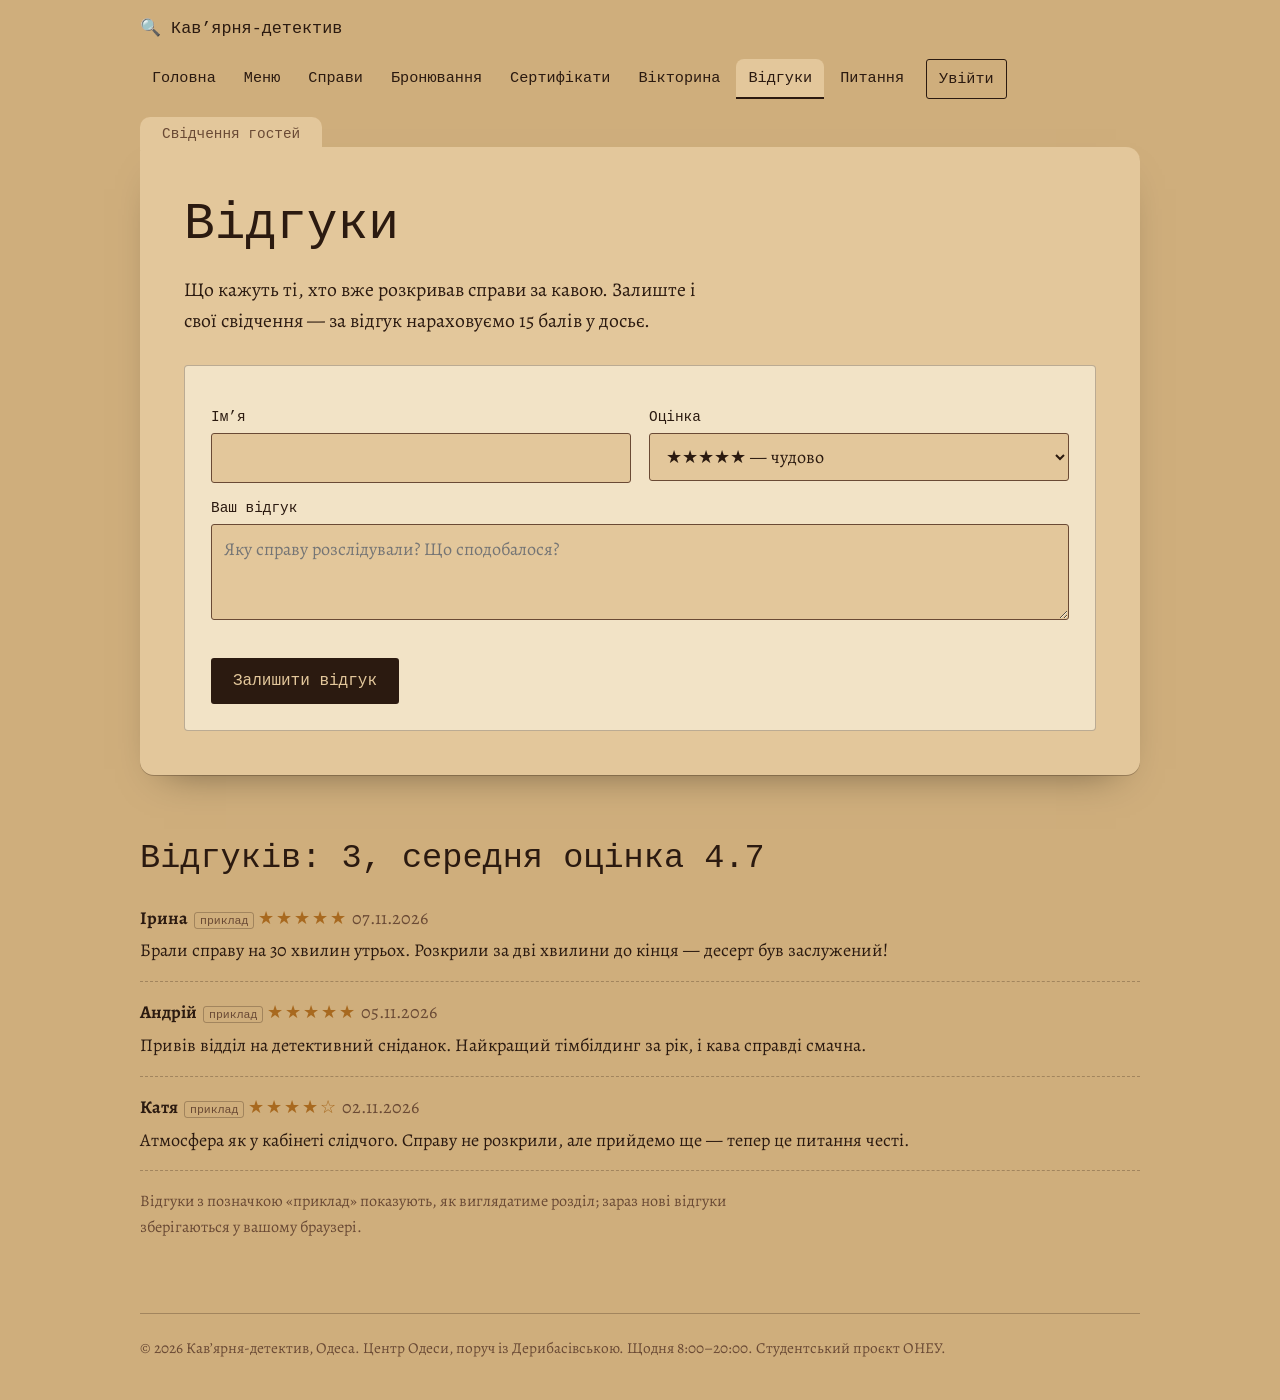
<file: vidhuky.html>
<!DOCTYPE html>
<html lang="uk">
<head>
<meta charset="utf-8">
<meta name="viewport" content="width=device-width, initial-scale=1, viewport-fit=cover">
<title>Відгуки гостей — Кав’ярня-детектив, Одеса</title>
<meta name="description" content="Відгуки гостей кав’ярні-детектива та форма, щоб залишити свій.">
<link rel="icon" href="data:image/svg+xml,<svg xmlns='http://www.w3.org/2000/svg' viewBox='0 0 100 100'><text y='.9em' font-size='90'>🔍</text></svg>">
<link rel="preconnect" href="https://fonts.googleapis.com">
<link rel="preconnect" href="https://fonts.gstatic.com" crossorigin>
<link href="https://fonts.googleapis.com/css2?family=PT+Mono&family=Alegreya:ital,wght@0,400;0,700;1,400&display=swap" rel="stylesheet">
<link rel="stylesheet" href="style.css">
</head>
<body>
<div class="wrap">
<header class="top" id="top"></header>
<main>

<div class="folder" data-tab="Свідчення гостей">
  <h1>Відгуки</h1>
  <p class="lead">Що кажуть ті, хто вже розкривав справи за кавою. Залиште і свої свідчення — за відгук нараховуємо 15 балів у досьє.</p>
  <form class="card" id="rform" novalidate>
    <div class="grid2">
      <div><label for="rname">Ім’я</label><input id="rname" autocomplete="name" maxlength="30"></div>
      <div><label for="rstars">Оцінка</label><select id="rstars"><option value="5">★★★★★ — чудово</option><option value="4">★★★★ — добре</option><option value="3">★★★ — нормально</option><option value="2">★★ — так собі</option><option value="1">★ — погано</option></select></div>
    </div>
    <label for="rtext">Ваш відгук</label><textarea id="rtext" maxlength="500" placeholder="Яку справу розслідували? Що сподобалося?"></textarea>
    <p class="err" id="rerr" role="alert"></p>
    <button class="btn main" type="submit">Залишити відгук</button>
  </form>
</div>
<section><h2 id="rcount"></h2><div id="rlist"></div>
<p class="note">Відгуки з позначкою «приклад» показують, як виглядатиме розділ; зараз нові відгуки зберігаються у вашому браузері.</p></section>
</main>
<footer id="foot"></footer>
</div>
<script src="app.js"></script>
<script>
const $=id=>document.getElementById(id),u=Auth.current();if(u)$('rname').value=u.name;
const SEED=[{n:'Ірина',s:5,t:'Брали справу на 30 хвилин утрьох. Розкрили за дві хвилини до кінця — десерт був заслужений!',d:'2026-11-07',demo:1},
{n:'Андрій',s:5,t:'Привів відділ на детективний сніданок. Найкращий тімбілдинг за рік, і кава справді смачна.',d:'2026-11-05',demo:1},
{n:'Катя',s:4,t:'Атмосфера як у кабінеті слідчого. Справу не розкрили, але прийдемо ще — тепер це питання честі.',d:'2026-11-02',demo:1}];
function draw(){const all=[...DB.get('reviews',[]).slice().reverse(),...SEED];
  const real=all.length,avg=(all.reduce((a,r)=>a+r.s,0)/real).toFixed(1);
  $('rcount').textContent=`Відгуків: ${real}, середня оцінка ${avg}`;
  $('rlist').innerHTML=all.map(r=>`<article class="review"><b>${esc(r.n)}</b>${r.demo?'<span class="demo">приклад</span>':''} <span class="stars" aria-label="Оцінка ${r.s} з 5">${'★'.repeat(r.s)}${'☆'.repeat(5-r.s)}</span> <span class="muted">${fmtDate(r.d)}</span><p>${esc(r.t)}</p></article>`).join('')}
draw();
$('rform').onsubmit=e=>{e.preventDefault();const n=$('rname').value.trim(),t=$('rtext').value.trim(),err=$('rerr');err.className='err';
  if(n.length<2){err.textContent='Вкажіть ім’я.';return}
  if(t.length<10){err.textContent='Напишіть хоча б кілька слів (від 10 символів).';return}
  const rs=DB.get('reviews',[]);rs.push({n,s:+$('rstars').value,t,d:new Date().toISOString().slice(0,10),user:u?u.email:null});DB.set('reviews',rs);
  $('rtext').value='';let msg='Дякуємо, відгук опубліковано.';
  if(u){const mine=rs.filter(r=>r.user===u.email).length;if(mine===1){Auth.addPoints(15);msg+=' +15 балів у досьє.'}}
  err.className='err okmsg';err.textContent=msg;draw()};
</script>
</body>
</html>
</file>
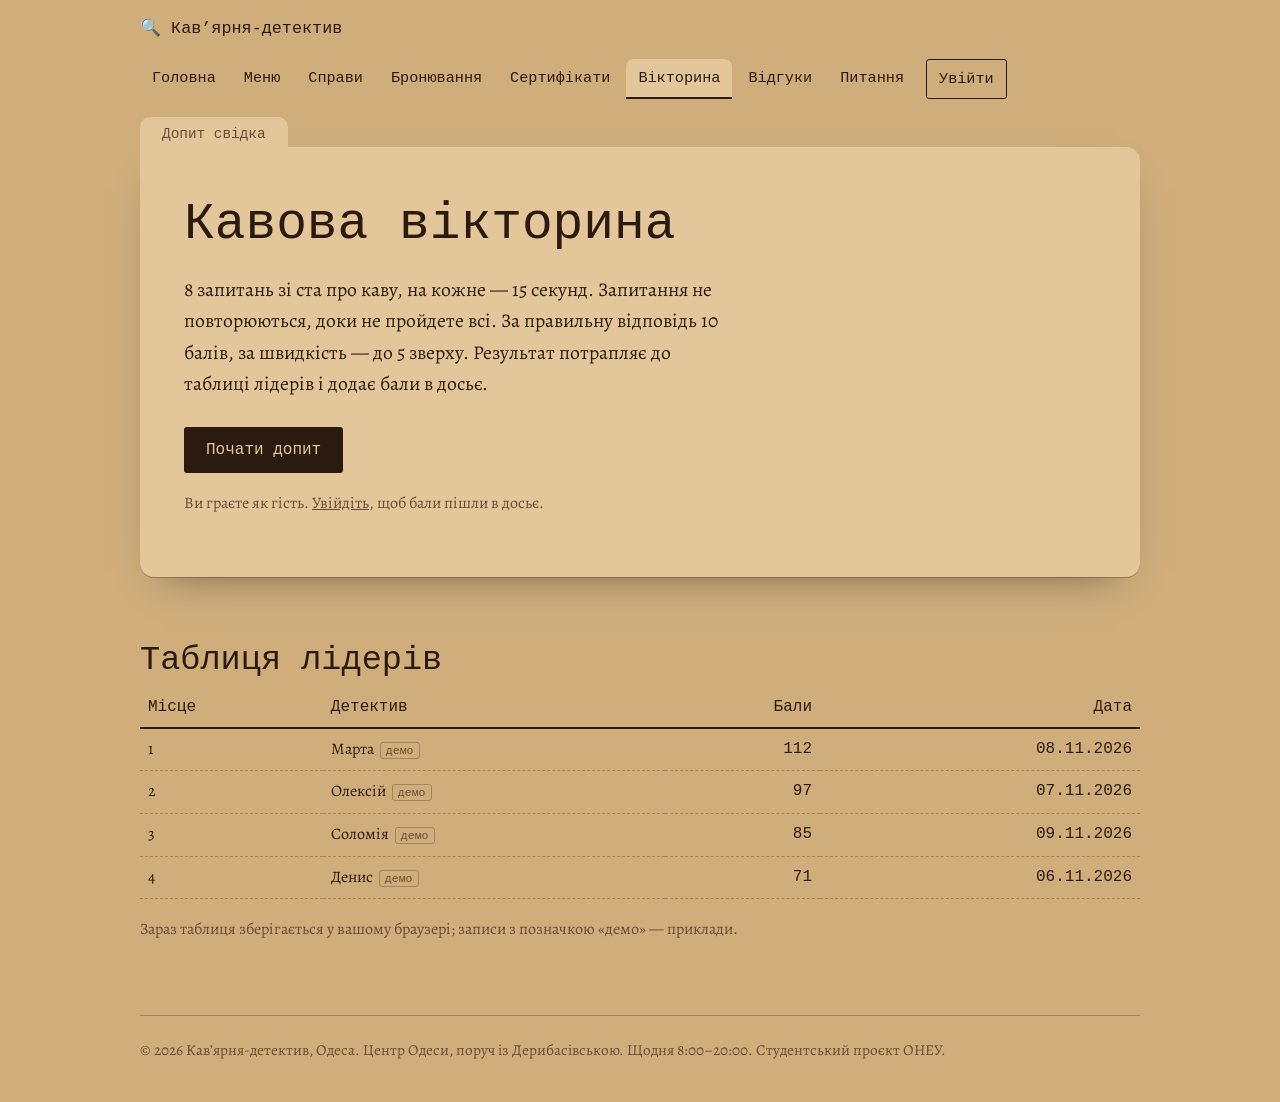
<file: viktoryna.html>
<!DOCTYPE html>
<html lang="uk">
<head>
<meta charset="utf-8">
<meta name="viewport" content="width=device-width, initial-scale=1, viewport-fit=cover">
<title>Кавова вікторина — Кав’ярня-детектив, Одеса</title>
<meta name="description" content="Перевірте, чи добре ви знаєтеся на каві: 8 запитань на час і таблиця лідерів.">
<link rel="icon" href="data:image/svg+xml,<svg xmlns='http://www.w3.org/2000/svg' viewBox='0 0 100 100'><text y='.9em' font-size='90'>🔍</text></svg>">
<link rel="preconnect" href="https://fonts.googleapis.com">
<link rel="preconnect" href="https://fonts.gstatic.com" crossorigin>
<link href="https://fonts.googleapis.com/css2?family=PT+Mono&family=Alegreya:ital,wght@0,400;0,700;1,400&display=swap" rel="stylesheet">
<link rel="stylesheet" href="style.css">
</head>
<body>
<div class="wrap">
<header class="top" id="top"></header>
<main>

<div class="folder quiz" data-tab="Допит свідка">
  <div id="qstart">
    <h1>Кавова вікторина</h1>
    <p class="lead">8 запитань зі ста про каву, на кожне — 15 секунд. Запитання не повторюються, доки не пройдете всі. За правильну відповідь 10 балів, за швидкість — до 5 зверху. Результат потрапляє до таблиці лідерів і додає бали в досьє.</p>
    <button class="btn main" id="go" type="button">Почати допит</button>
    <p class="note" id="qwho"></p>
  </div>
  <div id="qplay" hidden>
    <div class="meta"><span id="qn"></span><span id="qs"></span><span id="qt"></span></div>
    <div class="bar" aria-hidden="true"><i id="qbar"></i></div>
    <p class="q" id="qq"></p>
    <div class="opts" id="qo"></div>
    <p class="note" id="qx" aria-live="polite"></p>
  </div>
  <div id="qend" hidden>
    <h1 id="qres"></h1>
    <p class="lead" id="qver"></p>
    <div class="btns"><button class="btn main" id="again" type="button">Зіграти ще раз</button><a class="btn" href="kabinet.html">Моє досьє</a></div>
  </div>
</div>
<section>
  <h2>Таблиця лідерів</h2>
  <table><thead><tr><th>Місце</th><th>Детектив</th><th class="num">Бали</th><th class="num">Дата</th></tr></thead><tbody id="lb"></tbody></table>
  <p class="note">Зараз таблиця зберігається у вашому браузері; записи з позначкою «демо» — приклади.</p>
</section>
</main>
<footer id="foot"></footer>
</div>
<script src="app.js"></script>
<script>
const Q=[
["З якої країни походить кава арабіка?",["Бразилія","Ефіопія","Італія","Колумбія"],1,"Батьківщина арабіки — Ефіопія."],
["Скільки приблизно меленої кави йде на подвійний еспресо?",["7 г","18 г","30 г","45 г"],1,"На подвійний еспресо беруть 16–20 г."],
["З чого складається капучино?",["Еспресо і гаряча вода","Еспресо, молоко і молочна піна","Еспресо і вершки","Фільтр-кава і молоко"],1,"Еспресо, гаряче молоко й шар молочної піни."],
["Який напій отримують, якщо додати до еспресо гарячу воду?",["Лунго","Ристрето","Американо","Макіато"],2,"Еспресо + гаряча вода = американо."],
["Яка країна вирощує найбільше кави у світі?",["В’єтнам","Колумбія","Ефіопія","Бразилія"],3,"Бразилія — найбільший виробник кави."],
["Що означає слово «лате» італійською?",["Піна","Молоко","Кава","Солодкий"],1,"Latte — це «молоко»."],
["Яка температура води найкраща для заварювання кави?",["60–70 °C","75–85 °C","92–96 °C","рівно 100 °C"],2,"Близько 92–96 °C: окріп робить каву гіркою."],
["У якому зерні більше кофеїну?",["В арабіці","У робусті","Однаково","Кофеїн залежить лише від обсмаження"],1,"У робусті кофеїну приблизно вдвічі більше."],
["Як називається золотиста піна на поверхні еспресо?",["Крема","Глясе","Лате-арт","Каскара"],0,"Це крема."],
["Що таке раф?",["Еспресо з лимоном","Еспресо, збитий з вершками і ванільним цукром","Холодна кава з тоніком","Кава, зварена в джезві"],1,"Раф — еспресо, збитий з вершками та ванільним цукром."],
["Який напій найменший за об’ємом і найбільш концентрований?",["Лунго","Американо","Ристрето","Лате"],2,"Ристрето — «короткий» еспресо."],
["Звідки походить флет вайт?",["Італія","Австралія і Нова Зеландія","США","Туреччина"],1,"Флет вайт придумали в Австралії та Новій Зеландії."],
["Чим насправді є кавові зерна?",["Горіхами","Бобами, як квасоля","Кісточками ягід кавового дерева","Корінням"],2,"Це насіння (кісточки) кавових ягід."],
["Що таке декаф?",["Кава без кофеїну","Кава подвійної міцності","Кава без обсмаження","Розчинна кава"],0,"Декаф — кава, з якої видалили майже весь кофеїн."],
["Для якого способу заварювання потрібні лійка і паперовий фільтр?",["Френч-прес","Гейзерна кавоварка","Джезва","Пуровер"],3,"Пуровер (наприклад, V60)."],
["Який мінімальний чек у нашій кав’ярні для гри на 30 хвилин?",["300 грн","500 грн","800 грн","1 200 грн"],2,"800 грн — для компанії з 3–4 гравців."],
["Хто, за легендою, першим помітив бадьорливу дію кави?",["Пастух Калді, чиї кози з’їли кавові ягоди","Венеційський купець","Арабський аптекар","Французький король"],0,"Легенда розповідає про ефіопського пастуха Калді та його кіз."],
["Яка країна вирощує найбільше робусти?",["В’єтнам","Бразилія","Ефіопія","Колумбія"],0,"В’єтнам — світовий лідер із робусти."],
["У якому місті 1683 року, за поширеною версією, відкрив кав’ярню українець Юрій Кульчицький?",["Відень","Львів","Париж","Стамбул"],0,"Кульчицького вважають одним із засновників віденської кавової традиції."],
["Що таке «допіо»?",["Подвійний еспресо","Еспресо з молоком","Кава без кофеїну","Холодний американо"],0,"Doppio італійською — «подвійний»."],
["Що означає «макіато» італійською?",["Плямистий, позначений","Солодкий","Маленький","Гарячий"],0,"Еспресо «позначають» краплею молочної піни."],
["Під яким тиском готують класичний еспресо?",["Близько 9 бар","Близько 1 бар","Близько 30 бар","Без тиску"],0,"Стандарт — приблизно 9 бар."],
["Скільки зазвичай триває екстракція еспресо?",["25–30 секунд","5–10 секунд","1–2 хвилини","5 хвилин"],0,"Орієнтир — 25–30 секунд."],
["Як називається інструмент, яким ущільнюють каву в холдері?",["Темпер","Пітчер","Дрипер","Сифон"],0,"Темпером формують рівну кавову «таблетку»."],
["Як називається ручка з кошиком, у яку засипають мелену каву для еспресо?",["Холдер (портафільтр)","Пітчер","Джезва","Кемекс"],0,"Холдер, або портафільтр."],
["Для чого бариста потрібен пітчер?",["Збивати молоко","Молоти зерно","Зважувати каву","Фільтрувати воду"],0,"Пітчер — металевий молочник для збивання молока парою."],
["Як називається десерт-напій з кульки морозива, залитої еспресо?",["Афогато","Глясе","Фрапе","Макіато"],0,"Affogato італійською — «потоплений»."],
["Що таке глясе?",["Кава з морозивом","Кава з лимоном","Кава з медом","Кава з перцем"],0,"Глясе — охолоджена кава з морозивом."],
["Який інгредієнт обов’язковий у мокко (мокачино)?",["Шоколад","Кориця","Мед","Кокосове молоко"],0,"Мокко — кава з молоком і шоколадом."],
["Що таке лунго?",["Еспресо, через який пролили більше води","Еспресо з вершками","Подвійний ристрето","Кава з джезви"],0,"Lungo — «довгий» еспресо."],
["Як готують колд-брю?",["Настоюють каву в холодній воді 12–24 години","Охолоджують еспресо льодом","Варять і заморожують","Збивають із молоком"],0,"Колд-брю — холодне настоювання, без нагрівання."],
["Який помел потрібен для джезви (турки)?",["Найдрібніший, майже пил","Грубий","Середній","Зерна цілими"],0,"Для джезви мелють «у пил»."],
["Який помел найкращий для френч-преса?",["Грубий","Найдрібніший","Як для еспресо","Будь-який"],0,"Грубий помел не проходить крізь сітку преса."],
["У якій країні винайшли еспресо-машину?",["Італія","Франція","США","Німеччина"],0,"Перші еспресо-машини з’явилися в Італії на межі XIX–XX століть."],
["Хто створив гейзерну кавоварку «мока»?",["Альфонсо Б’ялетті","Лука Маццер","Ахілле Гаджа","Ернесто Іллі"],0,"Б’ялетті випустив «Мока Експрес» у 1933 році."],
["Хто винайшов аеропрес?",["Алан Адлер","Альфонсо Б’ялетті","Говард Шульц","Джеймс Гоффманн"],0,"Аеропрес придумав інженер Алан Адлер у 2005 році."],
["Що таке кемекс?",["Скляна колба для фільтр-кави","Вид кавомолки","Сорт арабіки","Молочник"],0,"Кемекс — скляна колба, у якій каву заварюють через паперовий фільтр."],
["Скільки зерен зазвичай міститься в одній кавовій ягоді?",["Два","Одне","Чотири","Шість"],0,"Зазвичай два зерна пласкими боками одне до одного."],
["Як називають кавову ягоду лише з одним круглим зерном?",["Піберрі","Каскара","Гейша","Робуста"],0,"Peaberry — «ягода-горошина»."],
["Що таке каскара?",["Висушена шкірка кавової ягоди, з якої заварюють напій","Сорт робусти","Кавовий лікер","Вид фільтра"],0,"Із каскари роблять напій, схожий на фруктовий чай."],
["Що називають «зеленою кавою»?",["Необсмажені зерна","Каву з м’ятою","Каву з матчею","Недозрілі ягоди"],0,"Зелена кава — це зерно до обсмаження."],
["Що таке «перший крек» під час обсмаження?",["Тріск зерна, коли з нього виходить пара","Перша проба напою","Перший помел","Тріщина на чашці"],0,"Зерно тріскає, як попкорн, — це й є перший крек."],
["Яке обсмаження зберігає в каві більше кислотності?",["Світле","Темне","Італійське","Французьке"],0,"Що світліше обсмаження, то яскравіша кислотність."],
["Як називається обробка, коли ягоди сушать цілими на сонці?",["Натуральна (суха)","Мита","Хані","Анаеробна"],0,"Натуральна обробка дає солодший, ягідний смак."],
["Як називається обробка, коли з ягоди знімають м’якоть і зерно промивають водою?",["Мита","Натуральна","Копчена","Сублімована"],0,"Мита обробка дає чистий і яскравий смак."],
["На якій висоті зазвичай вирощують якісну арабіку?",["1 000–2 000 м над рівнем моря","На рівні моря","200–400 м","Понад 4 000 м"],0,"Арабіка любить високогір’я."],
["Що таке «кавовий пояс»?",["Зона між тропіками Рака і Козерога","Ремінь бариста","Гірський хребет у Бразилії","Район кав’ярень у місті"],0,"Саме в цій смузі росте майже вся кава світу."],
["Яку частку світового виробництва приблизно становить арабіка?",["Близько 60 %","Близько 20 %","Близько 40 %","Близько 90 %"],0,"Арабіка — приблизно 55–60 %, решта переважно робуста."],
["Скільки приблизно кофеїну в порції еспресо?",["60–80 мг","5–10 мг","250–300 мг","500 мг"],0,"В одному шоті — близько 60–80 мг."],
["Де більше кофеїну: в одному еспресо чи у великій чашці фільтр-кави?",["У чашці фільтр-кави","В еспресо","Однаково","У жодному його немає"],0,"Еспресо концентрованіший, але чашка фільтру значно більша."],
["Як називається сертифікований дегустатор, що оцінює якість кави?",["Q-грейдер","Сомельє","Ростер","Темпер"],0,"Q-грейдер оцінює каву за 100-бальною шкалою."],
["Що таке капінг?",["Професійна дегустація кави","Малювання на піні","Чищення кавомашини","Спосіб обсмаження"],0,"На капінгу каву оцінюють за ароматом і смаком."],
["Яку оцінку має отримати кава, щоб називатися спешелті?",["80 балів зі 100 і більше","50 балів","65 балів","Рівно 100 балів"],0,"Спешелті — це 80+ балів."],
["Що таке бленд?",["Суміш зерен різних сортів чи регіонів","Кава з одного дерева","Кава без кофеїну","Розчинна кава"],0,"Бленди складають для стабільного й збалансованого смаку."],
["Що означає single origin?",["Кава з одного регіону чи ферми","Одна порція еспресо","Кава без молока","Перший урожай року"],0,"Single origin — кава одного походження."],
["Що таке лате-арт?",["Малюнки молочною піною на каві","Картини, написані кавою","Дизайн кав’ярні","Форма чашки"],0,"Найвідоміші фігури — серце, розета, тюльпан."],
["До якої температури зазвичай прогрівають молоко для капучино?",["60–65 °C","30–35 °C","80–85 °C","100 °C"],0,"Гарячіше молоко втрачає солодкість."],
["З якої країни походить кортадо?",["Іспанія","Італія","Австралія","Бразилія"],0,"Кортадо — еспресо, «розрізаний» теплим молоком."],
["Що додають у каву по-ірландськи?",["Віскі","Ром","Лимон","Корицю"],0,"Айриш-кава: кава, віскі, цукор і вершки."],
["Чим прикрашають каву по-віденськи?",["Збитими вершками","Згущеним молоком","Морозивом","Маршмелоу"],0,"Віденська кава подається під шапкою вершків."],
["З якої країни походить фрапе?",["Греція","Франція","США","Японія"],0,"Фрапе придумали в Салоніках у 1957 році."],
["З чого складається напій «Допит» у нашому меню?",["Подвійний еспресо з тоніком","Лате з халвою","Раф із карамеллю","Какао з перцем"],0,"«Допит» — бадьорий еспресо-тонік."],
["Що таке «Алібі» в нашому меню?",["Раф із солоною карамеллю","Еспресо з лимоном","Чай із чебрецем","Лате з халвою"],0,"«Алібі» — раф із солоною карамеллю."],
["Який напій у нашому меню називається «Підозрюваний»?",["Лате з халвою","Флет вайт","Еспресо-тонік","Какао"],0,"«Підозрюваний» — лате з халвою."],
["На скільки гравців розрахована наша гра на 60 хвилин?",["6–8","1–2","3–4","10–12"],0,"60 хвилин — для великої компанії з 6–8 гравців."],
["О котрій відкривається наша кав’ярня?",["О 8:00","О 6:00","О 10:00","Опівдні"],0,"Працюємо щодня з 8:00 до 20:00."],
["Який найвищий ранг у «Досьє детектива»?",["Комісар","Інспектор","Детектив","Слідчий"],0,"Шлях: Стажер, Слідчий, Детектив, Інспектор, Комісар."],
["Який мінімальний чек для гри на 15 хвилин?",["300 грн","100 грн","800 грн","1 200 грн"],0,"15 хвилин, 1–2 гравці, чек від 300 грн."],
["Яка тварина «бере участь» у виробництві кави копі лювак?",["Пальмова цивета (мусанг)","Слон","Мавпа","Папуга"],0,"Зерна проходять через травну систему цивети."],
["Батьківщина копі лювак — це…",["Індонезія","Бразилія","Кенія","Мексика"],0,"Копі лювак походить з індонезійських островів."],
["Мешканці якої країни п’ють найбільше кави на людину?",["Фінляндія","Італія","Бразилія","Туреччина"],0,"Фіни — багаторічні рекордсмени зі споживання кави."],
["У якій країні є традиція кавової перерви «фіка»?",["Швеція","Іспанія","Японія","Єгипет"],0,"Фіка — шведська пауза на каву й випічку."],
["Порт Мокка, який дав назву каві, розташований у…",["Ємені","Італії","Бразилії","Індії"],0,"Через єменський порт Моха століттями торгували кавою."],
["За легендою, американо з’явився завдяки…",["Американським солдатам в Італії, які розбавляли еспресо","Ковбоям","Першим поселенцям у Бостоні","Рекламі кавової компанії"],0,"Еспресо був для них заміцний — його розбавляли водою."],
["На честь кого названо капучино?",["Ченців-капуцинів","Міста Капуя","Винахідника Капуччі","Актриси"],0,"Колір напою нагадував рясу капуцинів."],
["Яка компанія 1938 року вивела на ринок розчинну каву масового виробництва?",["Nestlé","Lavazza","Jacobs","Illy"],0,"Так з’явилася Nescafé."],
["Який газ виділяє свіжообсмажена кава?",["Вуглекислий","Кисень","Гелій","Азот"],0,"Після обсмаження зерно кілька днів виділяє CO₂."],
["Навіщо на пачці кави маленький клапан?",["Випускати газ і не впускати повітря","Щоб нюхати каву","Для краси","Щоб досипати зерно"],0,"Клапан односторонній: CO₂ виходить, кисень не заходить."],
["Як найкраще зберігати кавові зерна?",["У герметичній тарі в темному прохолодному місці","У відкритій банці на сонці","Біля плити","У вологому місці"],0,"Світло, повітря, тепло й волога — вороги кави."],
["Коли найкраще молоти каву?",["Безпосередньо перед приготуванням","За тиждень","За місяць","Не має значення"],0,"Мелена кава втрачає аромат за лічені хвилини."],
["Що найшвидше псує смак меленої кави?",["Кисень","Темрява","Тиша","Холод"],0,"Кава окислюється на повітрі."],
["Еспресо тече надто швидко й виходить кислим та водянистим. Що зробити з помелом?",["Зробити дрібнішим","Зробити грубішим","Нічого","Змішати з цукром"],0,"Дрібніший помел уповільнить воду й посилить екстракцію."],
["Як називають каву, з якої витягли забагато речовин, через що вона гірка?",["Переекстрагована","Недоекстрагована","Декаф","Спешелті"],0,"Переекстракція дає гіркоту й терпкість."],
["Пропорція еспресо 1:2 означає, що з 18 г кави виходить…",["36 г напою","9 г напою","18 г напою","180 г напою"],0,"1:2 — класична пропорція еспресо."],
["Скільки кави беруть приблизно на 1 літр води для фільтр-кави?",["Близько 60 г","Близько 6 г","Близько 200 г","Близько 500 г"],0,"«Золотий стандарт» — 55–65 г на літр."],
["Скільки відсотків чашки фільтр-кави становить вода?",["Близько 98–99 %","Близько 50 %","Близько 75 %","Близько 90 %"],0,"Тому якість води така важлива."],
["Яка країна прославила сорт «Гейша»?",["Панама","Японія","Бразилія","В’єтнам"],0,"Панамська гейша б’є рекорди на аукціонах."],
["Кава Blue Mountain походить з…",["Ямайки","Австралії","Кенії","Перу"],0,"«Блакитні гори» — гірський масив на Ямайці."],
["Каву «Кона» вирощують на…",["Гаваях","Кубі","Мадагаскарі","Шрі-Ланці"],0,"Кона — регіон на острові Гаваї."],
["Сідамо та Їргачеф — кавові регіони…",["Ефіопії","Колумбії","Індонезії","Гватемали"],0,"Обидва регіони розташовані на півдні Ефіопії."],
["Через скільки років після посадки кавове дерево дає перший урожай?",["Через 3–4 роки","Через 3–4 місяці","Через 10 років","Через 20 років"],0,"Дереву потрібно кілька років, щоб почати плодоносити."],
["Якого кольору зазвичай стиглі кавові ягоди?",["Червоного","Синього","Білого","Чорного"],0,"Стиглі ягоди схожі на вишні."],
["Якого кольору квіти кавового дерева?",["Білі","Червоні","Жовті","Сині"],0,"Білі й пахнуть жасмином."],
["Коли відзначають Міжнародний день кави?",["1 жовтня","1 січня","14 лютого","31 грудня"],0,"Свято відзначають 1 жовтня."],
["Як називається кав’ярня у Венеції, що працює з 1720 року?",["«Флоріан»","«Прокоп»","«Централь»","«Греко»"],0,"Caffè Florian на площі Сан-Марко."],
["Скільки кофеїну на добу вважають безпечним для здорового дорослого?",["До 400 мг","До 50 мг","До 1 500 мг","До 5 000 мг"],0,"Це приблизно 4–5 порцій еспресо."],
["Що таке нок-бокс?",["Ємність, у яку вибивають використану каву з холдера","Коробка для зерна","Скринька для чайових","Вид кавомолки"],0,"Від англійського knock — «стукати»."],
["З чого готують бамбл?",["З еспресо й апельсинового соку","З еспресо й молока","З чаю й лимона","З какао й м’яти"],0,"Бамбл — холодний напій з еспресо, соку та льоду."],
["З чим традиційно подають в’єтнамську каву?",["Зі згущеним молоком","З вершковим маслом","З лимоном","З сиром"],0,"Міцна кава зі згущеним молоком, часто з льодом."],
["Культуру якої кави ЮНЕСКО внесла до нематеріальної спадщини у 2013 році?",["Турецької","Розчинної","Американо","Колд-брю"],0,"Турецька кава — це цілий ритуал приготування й гостинності."]];
const $=id=>document.getElementById(id), SEED=[{n:'Марта',s:112,d:'2026-11-08',demo:1},{n:'Олексій',s:97,d:'2026-11-07',demo:1},{n:'Соломія',s:85,d:'2026-11-09',demo:1},{n:'Денис',s:71,d:'2026-11-06',demo:1}];
const u=Auth.current(); let guest='';
$('qwho').innerHTML=u?('Граєте як '+esc(u.name)+'.'):'Ви граєте як гість. <a href="kabinet.html">Увійдіть</a>, щоб бали пішли в досьє.';
function board(){const me=u?u.name:guest;const rows=[...SEED,...DB.get('scores',[])].sort((a,b)=>b.s-a.s).slice(0,10);
  $('lb').innerHTML=rows.map((r,i)=>`<tr class="${!r.demo&&r.n===me?'me':''}"><td>${i+1}</td><td>${esc(r.n)}${r.demo?'<span class="demo">демо</span>':''}</td><td class="num">${r.s}</td><td class="num">${fmtDate(r.d)}</td></tr>`).join('')}
board();
let set,i,score,right,timer,left,locked;
function shuffle(a){for(let k=a.length-1;k>0;k--){const j=Math.floor(Math.random()*(k+1));[a[k],a[j]]=[a[j],a[k]]}return a}
function draw8(){let seen=DB.get('seen',[]).filter(x=>x<Q.length);let pool=Q.map((_,k)=>k).filter(k=>!seen.includes(k));
  if(pool.length<8){seen=[];pool=Q.map((_,k)=>k)}
  const pick=shuffle(pool).slice(0,8);DB.set('seen',seen.concat(pick));
  return pick.map(k=>{const q=Q[k],o=shuffle(q[1].map((t,j)=>({t,ok:j===q[2]})));return [q[0],o.map(x=>x.t),o.findIndex(x=>x.ok),q[3]]})}
function start(){set=draw8();i=0;score=0;right=0;$('qstart').hidden=true;$('qend').hidden=true;$('qplay').hidden=false;ask()}
function ask(){locked=false;const q=set[i];$('qn').textContent=`Запитання ${i+1} з 8`;$('qs').textContent=`Бали: ${score}`;$('qq').textContent=q[0];$('qx').textContent='';
  $('qo').innerHTML='';q[1].forEach((t,k)=>{const b=document.createElement('button');b.type='button';b.textContent=t;b.onclick=()=>pick(k,b);$('qo').appendChild(b)});
  left=150;tick();clearInterval(timer);timer=setInterval(()=>{left--;tick();if(left<=0)pick(-1,null)},100)}
function tick(){$('qt').textContent=`Час: ${Math.ceil(left/10)} с`;$('qbar').style.width=(left/150*100)+'%'}
function pick(k,b){if(locked)return;locked=true;clearInterval(timer);const q=set[i],ok=k===q[2];
  [...$('qo').children].forEach((x,j)=>{x.disabled=true;if(j===q[2])x.classList.add('right')});
  if(ok){const bonus=Math.floor(left/30);score+=10+bonus;right++;$('qx').textContent=`Правильно! +${10+bonus}. ${q[3]}`}
  else{if(b)b.classList.add('wrong');$('qx').textContent=(k<0?'Час вийшов. ':'Ні. ')+q[3]}
  $('qs').textContent=`Бали: ${score}`;setTimeout(()=>{i++;i<8?ask():end()},1900)}
function end(){$('qplay').hidden=true;$('qend').hidden=false;$('qres').textContent=`${score} балів`;
  const v=right>=7?'Комісар кавових справ!':right>=5?'Досвідчений детектив.':right>=3?'Слідчий-початківець.':'Стажер. Спробуйте ще раз після капучино.';
  let extra='';const name=u?u.name:(guest||(guest=(prompt('Ваше ім’я для таблиці лідерів:','')||'').trim().slice(0,20)||'Гість'));
  const sc=DB.get('scores',[]);sc.push({n:name,s:score,d:new Date().toISOString().slice(0,10)});DB.set('scores',sc);
  if(u){const pts=Math.round(score/6);const cu=Auth.current();cu.points+=pts;cu.games=(cu.games||0)+1;cu.best=Math.max(cu.best||0,score);Auth.save(cu);extra=` +${pts} балів у досьє.`}
  $('qver').textContent=`Правильних відповідей: ${right} з 8. ${v}${extra}`;board()}
$('go').onclick=start;$('again').onclick=start;
</script>
</body>
</html>
</file>
<file: style.css>
:root{
  --paper:#e3c79b;      /* крафтова тека */
  --paper-2:#f2e3c6;    /* молочна піна */
  --ink:#2b1a10;        /* еспресо */
  --ink-soft:#6a4a35;   /* кава з молоком */
  --stamp:#9c2b1f;      /* штамп */
  --caramel:#a8691f;
  --line:rgba(43,26,16,.28);
  --bg:#cfae7c;
  --ok:#2f6b3a;
  --mono:"PT Mono","Courier New",Courier,monospace;
  --serif:"Alegreya",Georgia,"Times New Roman",serif;
  color-scheme:light;
}
@media (prefers-color-scheme:dark){
  :root{--paper:#3a2618;--paper-2:#4a3221;--ink:#f2e3c6;--ink-soft:#cdb492;--stamp:#e2695a;--caramel:#e0a85a;
    --line:rgba(242,227,198,.25);--bg:#22150d;--ok:#8fd09a;color-scheme:dark}
}
*{box-sizing:border-box}
body{margin:0;background:var(--bg);color:var(--ink);font:400 1.125rem/1.6 var(--serif);
  padding:env(safe-area-inset-top,0) 0 env(safe-area-inset-bottom,0)}
a{color:inherit}
:focus-visible{outline:3px solid var(--stamp);outline-offset:3px}
h1,h2,h3{font-family:var(--mono);font-weight:400;line-height:1.15;margin:0}
h1{font-size:clamp(2rem,5vw,3.2rem)}
h2{font-size:clamp(1.5rem,3.2vw,2.1rem);margin-bottom:10px}
.wrap{max-width:1040px;margin:0 auto;padding:0 20px}
.muted{color:var(--ink-soft)}
.intro{max-width:38rem;color:var(--ink-soft);margin:6px 0 28px}

/* шапка */
.top{display:flex;gap:16px;justify-content:space-between;align-items:center;padding:16px 0 10px;font-family:var(--mono);font-size:.95rem;flex-wrap:wrap}
.brand{text-decoration:none;font-size:1.05rem}
.top nav{display:flex;gap:4px;overflow-x:auto;max-width:100%;padding-bottom:4px}
.top nav a{text-decoration:none;padding:7px 12px;border-radius:8px 8px 0 0;white-space:nowrap;border-bottom:2px solid transparent}
.top nav a:hover{border-color:var(--line)}
.top nav a[aria-current=page]{background:var(--paper);border-color:var(--ink)}
.top nav a.acc{border:1px solid var(--ink);border-radius:3px;margin-left:6px}

/* тека */
.folder{position:relative;margin:34px 0 64px;background:var(--paper);border-radius:4px 14px 14px 14px;
  padding:48px 44px 44px;box-shadow:0 1px 0 var(--line),0 18px 40px -24px rgba(0,0,0,.5)}
.folder::before{content:attr(data-tab);position:absolute;top:-30px;left:0;background:var(--paper);
  padding:6px 22px 4px;border-radius:10px 10px 0 0;font-family:var(--mono);font-size:.9rem;color:var(--ink-soft)}
.folder .lead{max-width:34rem;font-size:1.22rem;margin:20px 0 28px}
.hero h1{font-size:clamp(2.2rem,6vw,4.2rem);max-width:13ch}
.stamp{position:absolute;right:38px;top:40px;border:3px solid var(--stamp);color:var(--stamp);font-family:var(--mono);
  text-align:center;padding:10px 16px;border-radius:6px;transform:rotate(-9deg);line-height:1.25;font-size:1rem;opacity:.92}
.stamp b{display:block;font-size:1.5rem;font-weight:400}
.hero .stamp{animation:stamp .5s cubic-bezier(.2,1.6,.4,1) .4s both}
@keyframes stamp{from{opacity:0;transform:rotate(-9deg) scale(1.8)}to{opacity:.92;transform:rotate(-9deg) scale(1)}}
@media (prefers-reduced-motion:reduce){.hero .stamp{animation:none}}
@media (max-width:760px){.folder{padding:38px 20px 28px}.stamp{position:static;display:inline-block;margin-bottom:20px}}

.btns{display:flex;flex-wrap:wrap;gap:12px}
.btn{font-family:var(--mono);font-size:1rem;text-decoration:none;padding:12px 20px;border:2px solid var(--ink);border-radius:3px;
  background:none;color:var(--ink);cursor:pointer;display:inline-block}
.btn.main{background:var(--ink);color:var(--paper)}
.btn.small{padding:6px 12px;font-size:.88rem}
.btn:disabled{opacity:.45;cursor:not-allowed}
section{margin:0 0 72px}

/* кроки */
.steps{list-style:none;margin:0;padding:0;display:grid;grid-template-columns:repeat(4,1fr);border-top:2px solid var(--ink)}
.steps li{padding:18px 18px 0 0;counter-increment:s}
.steps li::before{content:counter(s);display:block;font-family:var(--mono);font-size:2.4rem;color:var(--stamp);line-height:1;margin-bottom:8px}
.steps h3{font-size:1.05rem;margin-bottom:6px}.steps p{margin:0;font-size:1rem}
@media (max-width:760px){.steps{grid-template-columns:1fr 1fr;row-gap:24px}}

/* бирки */
.tags{display:grid;grid-template-columns:repeat(3,1fr);gap:22px}
.tag{position:relative;background:var(--paper-2);padding:28px 24px 24px;border-radius:4px 4px 4px 28px;border:1px solid var(--line)}
.tag::before{content:"";position:absolute;top:14px;right:16px;width:14px;height:14px;border-radius:50%;border:2px solid var(--line);background:var(--bg)}
.tag h3{font-size:2.5rem}.tag .who{font-family:var(--mono);font-size:.95rem;color:var(--ink-soft);margin:2px 0 14px}
.tag .min{border-top:1px dashed var(--line);padding-top:12px;margin-top:14px}.tag .min b{font-family:var(--mono);font-weight:400;font-size:1.3rem}
.tag p{margin:0}
@media (max-width:760px){.tags{grid-template-columns:1fr}}
.note{font-size:1rem;color:var(--ink-soft);margin-top:18px;max-width:42rem}

.dark{background:var(--ink);color:var(--paper);padding:34px 38px;border-radius:4px}
.dark h2{color:var(--paper)}.dark .btn{color:var(--paper);border-color:var(--paper)}
.answer{border-left:4px solid var(--stamp);padding:6px 0 6px 16px;margin-top:18px}
[hidden]{display:none!important}

/* меню */
.menu{display:grid;grid-template-columns:1fr 1fr;gap:10px 56px}
.menu h3{font-size:1.1rem;margin:14px 0 10px;border-bottom:2px solid var(--ink);padding-bottom:6px}
.row{display:flex;align-items:baseline;gap:8px;margin:0 0 8px}
.row i{flex:1;border-bottom:2px dotted var(--line);transform:translateY(-4px)}
.row b{font-family:var(--mono);font-weight:400}
.row small{display:block;color:var(--ink-soft);font-size:.9rem;line-height:1.3}
@media (max-width:760px){.menu{grid-template-columns:1fr}}

.two{display:grid;grid-template-columns:1fr 1fr;gap:40px}
@media (max-width:760px){.two{grid-template-columns:1fr}}
.two ul{padding-left:20px}

/* форми */
form.card,.card{background:var(--paper-2);border:1px solid var(--line);border-radius:4px;padding:26px}
label{display:block;font-family:var(--mono);font-size:.9rem;margin:14px 0 4px}
input,select,textarea{width:100%;font:inherit;padding:10px 12px;border:1.5px solid var(--ink-soft);border-radius:3px;background:var(--paper);color:var(--ink)}
textarea{min-height:96px;resize:vertical}
.grid2{display:grid;grid-template-columns:1fr 1fr;gap:0 18px}
@media (max-width:560px){.grid2{grid-template-columns:1fr}}
.err{color:var(--stamp);font-family:var(--mono);font-size:.9rem;min-height:1.3em;margin:10px 0 0}
.okmsg{color:var(--ok);font-family:var(--mono)}
.slots{display:flex;flex-wrap:wrap;gap:8px;margin-top:6px}
.slots button{font-family:var(--mono);font-size:.95rem;padding:8px 12px;border:1.5px solid var(--ink-soft);background:var(--paper);color:var(--ink);border-radius:3px;cursor:pointer}
.slots button[aria-pressed=true]{background:var(--ink);color:var(--paper);border-color:var(--ink)}
.slots button:disabled{text-decoration:line-through;opacity:.4;cursor:not-allowed}

/* таблиці й списки */
table{width:100%;border-collapse:collapse;font-size:1rem}
th{font-family:var(--mono);font-weight:400;text-align:left;border-bottom:2px solid var(--ink);padding:6px 8px}
td{padding:8px;border-bottom:1px dashed var(--line)}
td.num,th.num{text-align:right;font-family:var(--mono)}
tr.me td{background:var(--paper)}
.demo{font-family:var(--mono);font-size:.72rem;border:1px solid var(--line);border-radius:3px;padding:1px 5px;color:var(--ink-soft);margin-left:6px}
.review{border-bottom:1px dashed var(--line);padding:16px 0}
.review p{margin:4px 0 0}
.stars{color:var(--caramel);letter-spacing:2px}

/* вікторина */
.quiz .q{font-size:1.4rem;margin:8px 0 18px;max-width:36rem}
.opts{display:grid;gap:10px;max-width:36rem}
.opts button{text-align:left;font:inherit;padding:12px 16px;border:1.5px solid var(--ink-soft);background:var(--paper);color:var(--ink);border-radius:3px;cursor:pointer}
.opts button.right{border-color:var(--ok);box-shadow:inset 4px 0 0 var(--ok)}
.opts button.wrong{border-color:var(--stamp);box-shadow:inset 4px 0 0 var(--stamp)}
.bar{height:8px;background:var(--paper);border:1px solid var(--line);border-radius:4px;overflow:hidden;max-width:36rem}
.bar i{display:block;height:100%;background:var(--stamp);width:100%}
.meta{font-family:var(--mono);display:flex;gap:24px;margin-bottom:10px;font-size:.95rem}

/* досьє */
.dossier{position:relative;background:var(--paper);border-radius:4px 14px 14px 14px;padding:30px 30px 26px;border:1px solid var(--line)}
.dossier h2{font-size:1.7rem}
.dossier .rank{font-family:var(--mono);font-size:1.25rem;color:var(--stamp);margin:6px 0 14px}
.dossier dl{display:grid;grid-template-columns:auto 1fr;gap:4px 18px;margin:14px 0 0}
.dossier dt{font-family:var(--mono);font-size:.9rem;color:var(--ink-soft)}.dossier dd{margin:0}
.ranks{display:flex;flex-wrap:wrap;gap:8px;margin-top:16px;font-family:var(--mono);font-size:.85rem}
.ranks span{padding:4px 8px;border:1px solid var(--line);border-radius:3px}
.ranks span.on{background:var(--ink);color:var(--paper)}
.tabs{display:flex;gap:8px;margin-bottom:18px}
footer{border-top:1px solid var(--line);padding:22px 0 40px;font-size:.95rem;color:var(--ink-soft)}

/* питання */
.faq details{border-bottom:1px dashed var(--line);padding:14px 0}
.faq summary{font-family:var(--mono);cursor:pointer;font-size:1.02rem}
.faq details p{margin:10px 0 0;max-width:44rem}
.dark .opts button{max-width:36rem}
</file>
